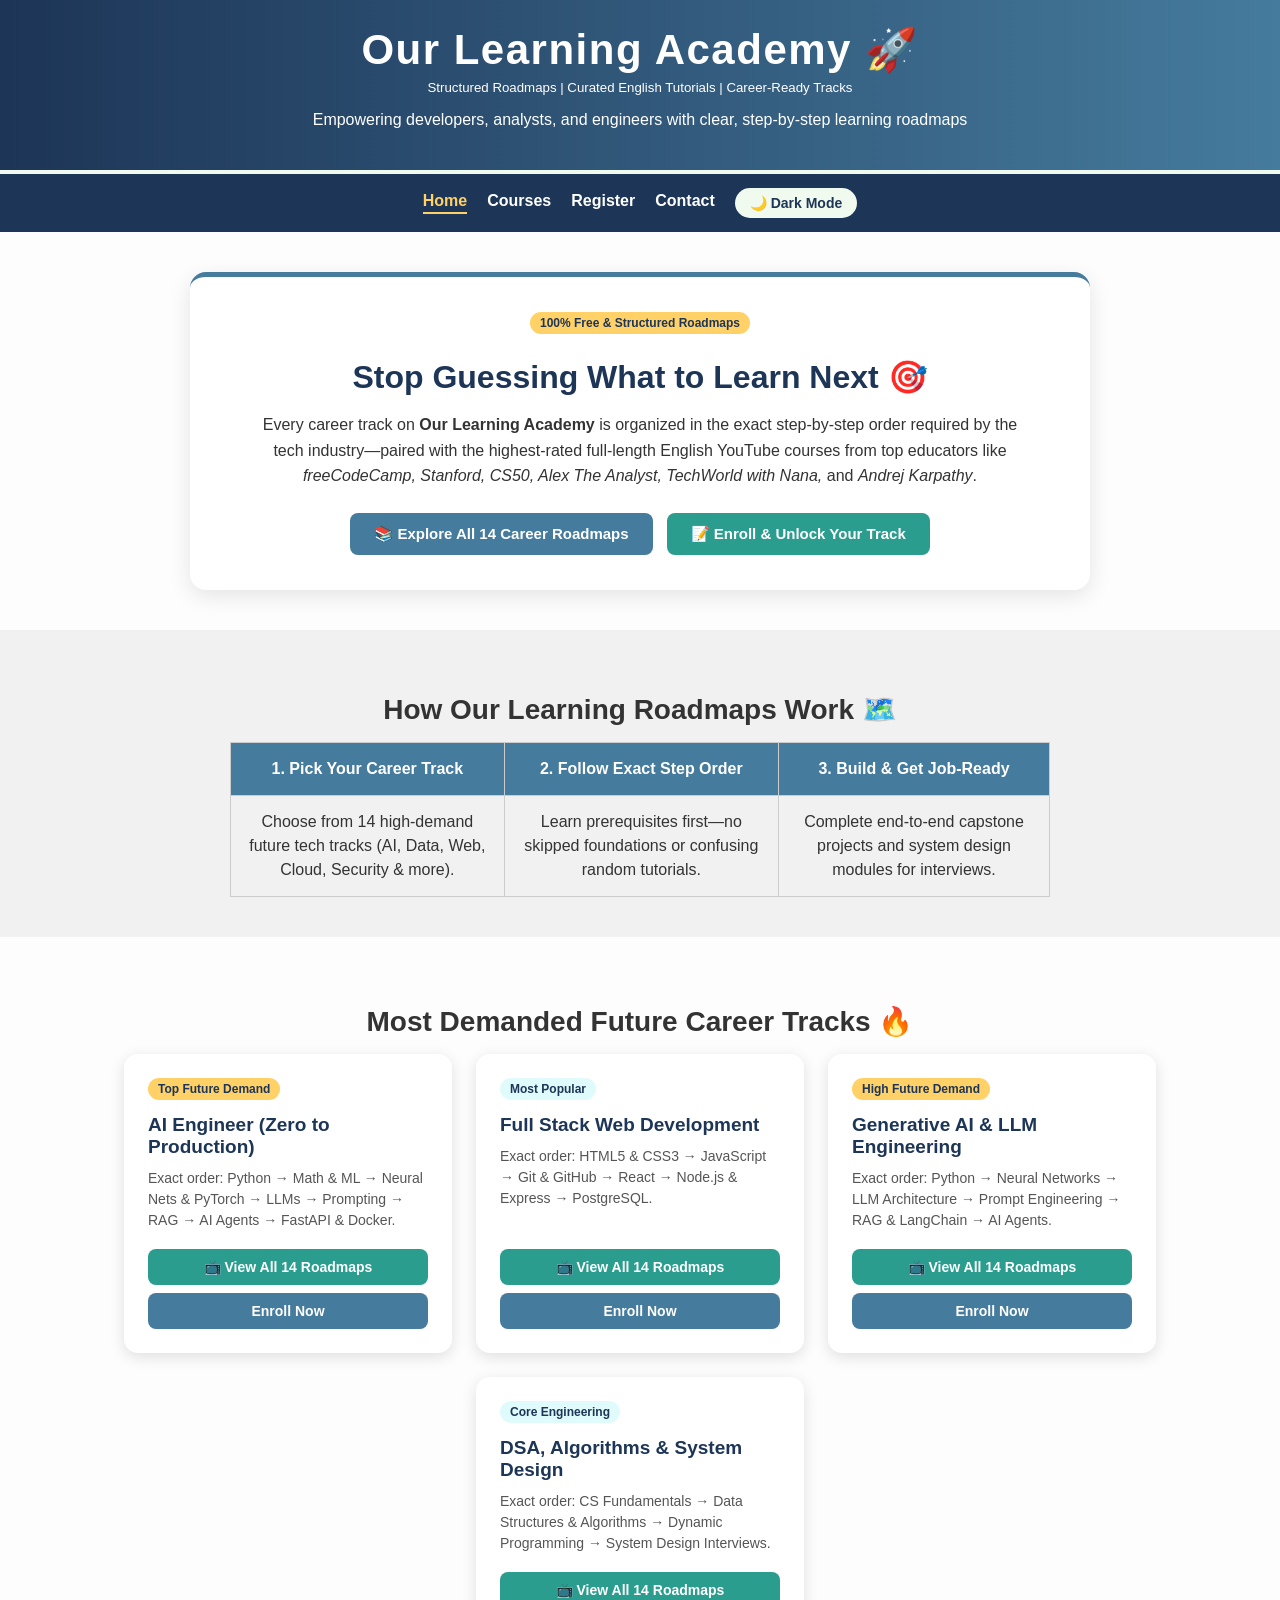
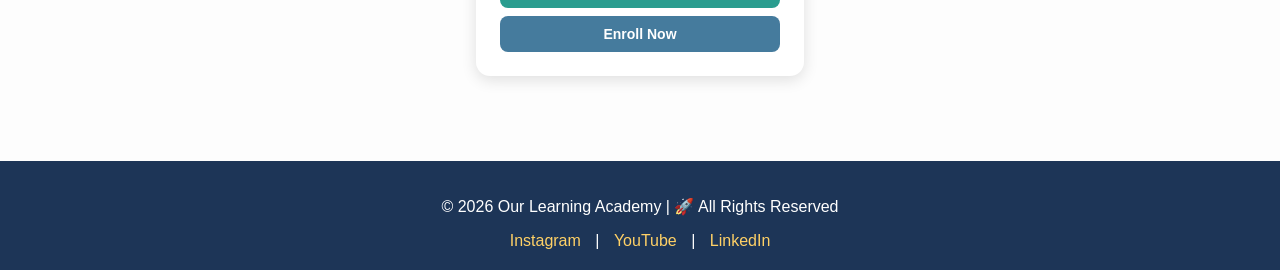
<file: index.html>
<!-- PASTE THIS CODE INTO: index.html -->
<!DOCTYPE html>
<html lang="en">
<head>
  <meta charset="UTF-8" />
  <meta name="viewport" content="width=device-width, initial-scale=1.0" />
  <title>Our Learning Academy by Paulson | Free 2026 Tech Career Roadmaps & Video Courses</title>
  <meta name="description" content="Our Learning Academy by Paulson offers 14 free, step-by-step tech career roadmaps with curated full-length English YouTube courses for AI Engineering, Data Analytics, Full Stack Web Dev, Cloud & DevOps." />
  <meta name="keywords" content="Our Learning Academy, Paulson Learning Academy, free tech roadmaps, AI Engineer roadmap, Data Analytics roadmap, Full Stack Web Development courses, curated YouTube tutorials" />
  <meta name="author" content="Paulson" />
  <meta name="robots" content="index, follow" />
  <link rel="canonical" href="https://paulsontn.github.io/our-learning-academy/" />

  <!-- Open Graph / Social Sharing Preview -->
  <meta property="og:title" content="Our Learning Academy | Free Step-by-Step Tech Career Roadmaps" />
  <meta property="og:description" content="Master AI Engineering, Data Analytics, Full Stack Web Dev, and Cloud with structured, zero-confusion English video roadmaps." />
  <meta property="og:type" content="website" />
  <meta property="og:url" content="https://paulsontn.github.io/our-learning-academy/" />

  <!-- Structured Data (JSON-LD) for Google Rich Results -->
  <script type="application/ld+json">
  {
    "@context": "https://schema.org",
    "@type": "EducationalOrganization",
    "name": "Our Learning Academy",
    "url": "https://paulsontn.github.io/our-learning-academy/",
    "description": "Structured step-by-step tech career roadmaps paired with curated full-length English video tutorials."
  }
  </script>

  <link rel="stylesheet" href="style.css" />
</head>
<body>
  <header>
    <h1>Our Learning Academy 🚀</h1>
    <h5>Structured Roadmaps | Curated English Tutorials | Career-Ready Tracks</h5>
    <p>Empowering developers, analysts, and engineers with clear, step-by-step learning roadmaps</p>
  </header>

  <nav>
    <a href="index.html" class="active">Home</a>
    <a href="courses.html">Courses</a>
    <a href="register.html">Register</a>
    <a href="contact.html">Contact</a>
    <button class="dark-toggle" id="darkToggle" onclick="toggleDarkMode()">🌙 Dark Mode</button>
  </nav>

  <section class="hero-section">
    <div class="hero-card">
      <span class="course-badge badge-hot">100% Free & Structured Roadmaps</span>
      <h2>Stop Guessing What to Learn Next 🎯</h2>
      <p class="section-intro">
        Every career track on <strong>Our Learning Academy</strong> is organized in the exact step-by-step order required by the tech industry—paired with the highest-rated full-length English YouTube courses from top educators like <em>freeCodeCamp, Stanford, CS50, Alex The Analyst, TechWorld with Nana,</em> and <em>Andrej Karpathy</em>.
      </p>
      <div class="hero-actions">
        <a href="courses.html" class="btn-enroll hero-btn">📚 Explore All 14 Career Roadmaps</a>
        <a href="register.html" class="btn-roadmap hero-btn">📝 Enroll & Unlock Your Track</a>
      </div>
    </div>
  </section>

  <section class="tech-section">
    <h2>How Our Learning Roadmaps Work 🗺️</h2>
    <div class="table-wrapper">
      <table>
        <thead>
          <tr>
            <th>1. Pick Your Career Track</th>
            <th>2. Follow Exact Step Order</th>
            <th>3. Build & Get Job-Ready</th>
          </tr>
        </thead>
        <tbody>
          <tr>
            <td>Choose from 14 high-demand future tech tracks (AI, Data, Web, Cloud, Security & more).</td>
            <td>Learn prerequisites first—no skipped foundations or confusing random tutorials.</td>
            <td>Complete end-to-end capstone projects and system design modules for interviews.</td>
          </tr>
        </tbody>
      </table>
    </div>
  </section>

  <section>
    <h2>Most Demanded Future Career Tracks 🔥</h2>
    <div class="courses">
      <div class="course-card">
        <div>
          <span class="course-badge badge-hot">Top Future Demand</span>
          <h3>AI Engineer (Zero to Production)</h3>
          <p>Exact order: Python → Math & ML → Neural Nets & PyTorch → LLMs → Prompting → RAG → AI Agents → FastAPI & Docker.</p>
        </div>
        <div class="card-actions">
          <a href="courses.html" class="btn-roadmap">📺 View All 14 Roadmaps</a>
          <a href="register.html?course=AI%20Engineer%20(Zero%20to%20Production)" class="btn-enroll">Enroll Now</a>
        </div>
      </div>

      <div class="course-card">
        <div>
          <span class="course-badge">Most Popular</span>
          <h3>Full Stack Web Development</h3>
          <p>Exact order: HTML5 & CSS3 → JavaScript → Git & GitHub → React → Node.js & Express → PostgreSQL.</p>
        </div>
        <div class="card-actions">
          <a href="courses.html" class="btn-roadmap">📺 View All 14 Roadmaps</a>
          <a href="register.html?course=Full%20Stack%20Web%20Development" class="btn-enroll">Enroll Now</a>
        </div>
      </div>

      <div class="course-card">
        <div>
          <span class="course-badge badge-hot">High Future Demand</span>
          <h3>Generative AI & LLM Engineering</h3>
          <p>Exact order: Python → Neural Networks → LLM Architecture → Prompt Engineering → RAG & LangChain → AI Agents.</p>
        </div>
        <div class="card-actions">
          <a href="courses.html" class="btn-roadmap">📺 View All 14 Roadmaps</a>
          <a href="register.html?course=Generative%20AI%20%26%20LLM%20Engineering" class="btn-enroll">Enroll Now</a>
        </div>
      </div>

      <div class="course-card">
        <div>
          <span class="course-badge">Core Engineering</span>
          <h3>DSA, Algorithms & System Design</h3>
          <p>Exact order: CS Fundamentals → Data Structures & Algorithms → Dynamic Programming → System Design Interviews.</p>
        </div>
        <div class="card-actions">
          <a href="courses.html" class="btn-roadmap">📺 View All 14 Roadmaps</a>
          <a href="register.html?course=DSA%2C%20Algorithms%20%26%20System%20Design" class="btn-enroll">Enroll Now</a>
        </div>
      </div>
    </div>
  </section>

  <footer>
    <p>© 2026 Our Learning Academy | 🚀 All Rights Reserved</p>
    <a href="#">Instagram</a> | <a href="#">YouTube</a> | <a href="#">LinkedIn</a>
  </footer>

  <script src="script.js"></script>
</body>
</html>
</file>
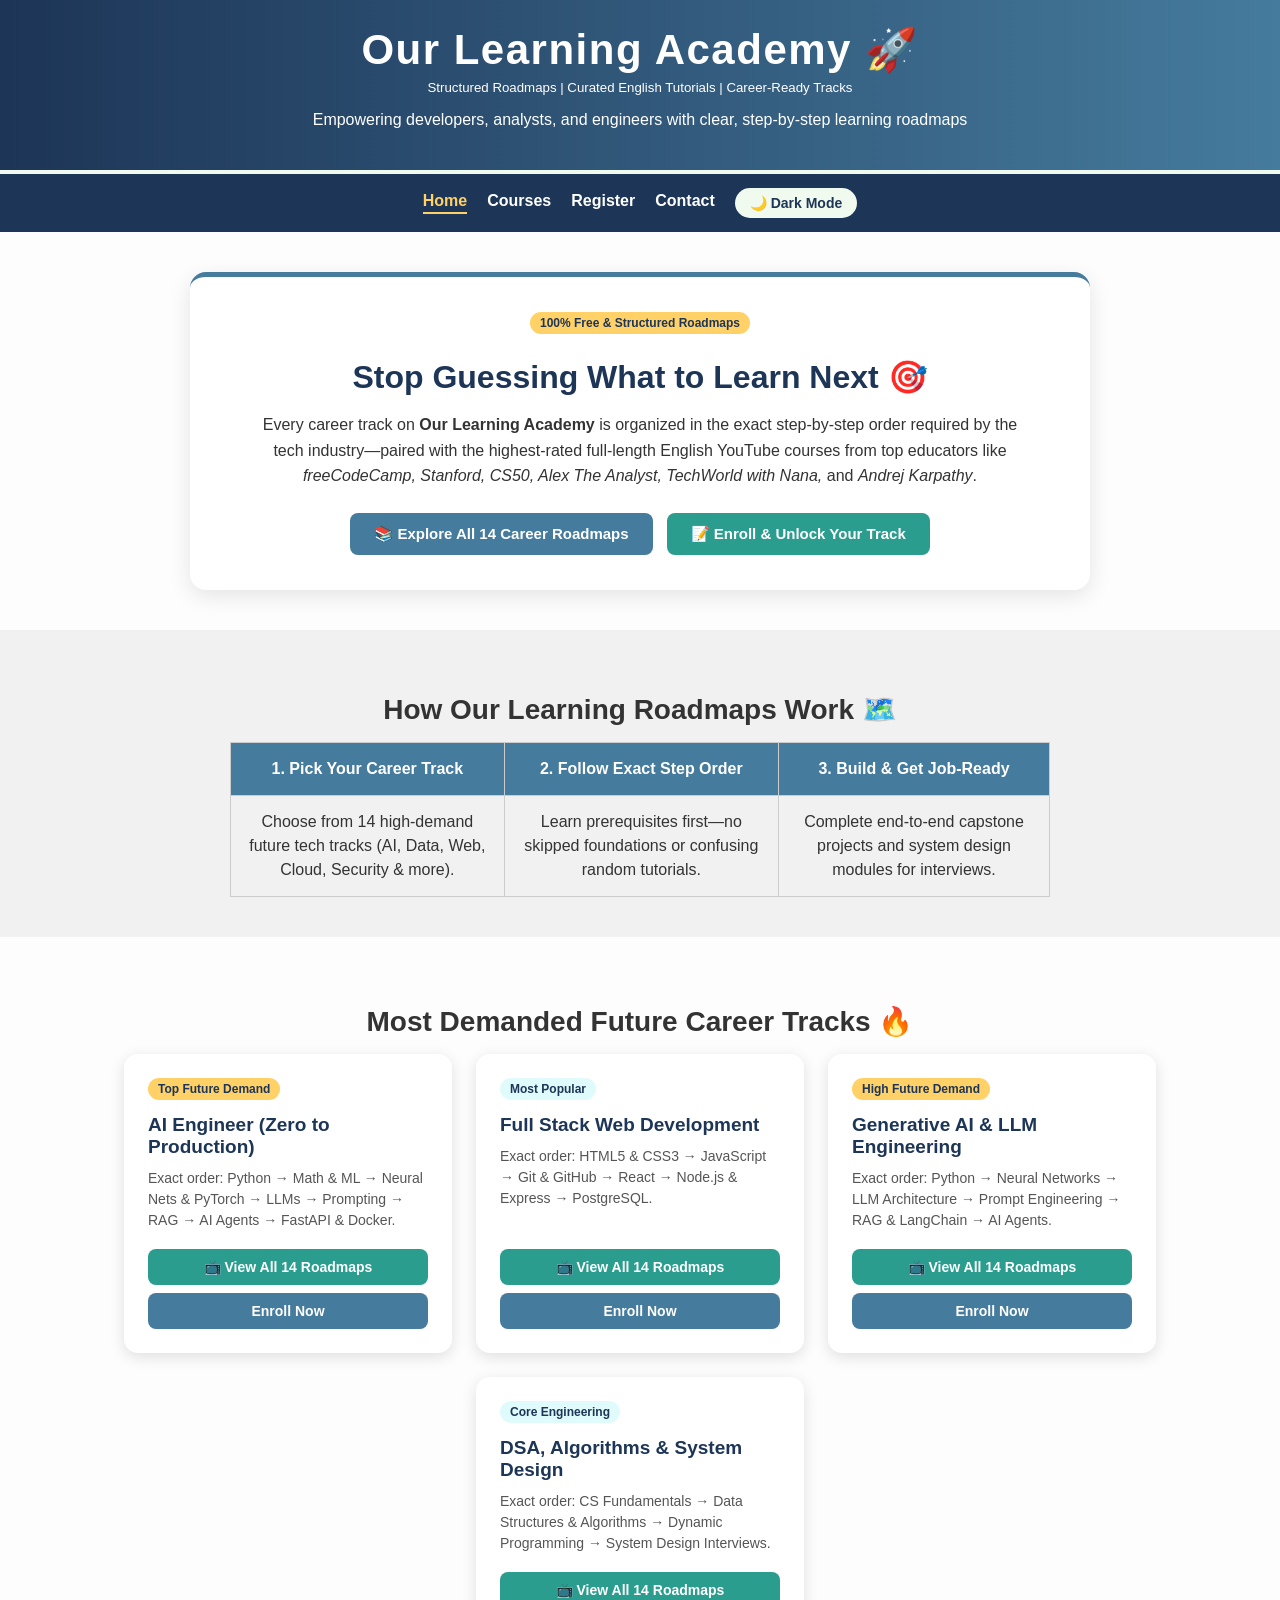
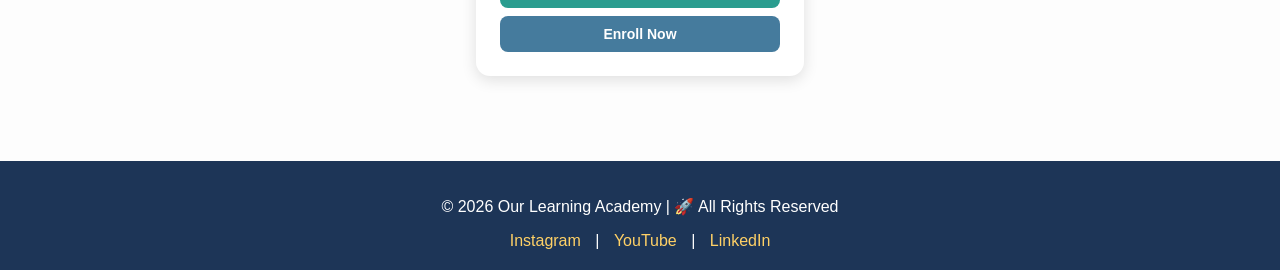
<file: my-simple-webpage-main/index.html>
<!-- PASTE THIS CODE INTO: index.html -->
<!DOCTYPE html>
<html lang="en">
<head>
  <meta charset="UTF-8" />
  <meta name="viewport" content="width=device-width, initial-scale=1.0" />
  <title>Home - Our Learning Academy</title>
  <link rel="stylesheet" href="style.css" />
</head>
<body>
  <header>
    <h1>Our Learning Academy 🚀</h1>
    <h5>Structured Roadmaps | Curated English Tutorials | Career-Ready Tracks</h5>
    <p>Empowering developers, analysts, and engineers with clear, step-by-step learning roadmaps</p>
  </header>

  <nav>
    <a href="index.html" class="active">Home</a>
    <a href="courses.html">Courses</a>
    <a href="register.html">Register</a>
    <a href="contact.html">Contact</a>
    <button class="dark-toggle" id="darkToggle" onclick="toggleDarkMode()">🌙 Dark Mode</button>
  </nav>

  <section class="hero-section">
    <div class="hero-card">
      <span class="course-badge badge-hot">100% Free & Structured Roadmaps</span>
      <h2>Stop Guessing What to Learn Next 🎯</h2>
      <p class="section-intro">
        Every career track on <strong>Our Learning Academy</strong> is organized in the exact step-by-step order required by the tech industry—paired with the highest-rated full-length English YouTube courses from top educators like <em>freeCodeCamp, Stanford, CS50, Alex The Analyst, TechWorld with Nana,</em> and <em>Andrej Karpathy</em>.
      </p>
      <div class="hero-actions">
        <a href="courses.html" class="btn-enroll hero-btn">📚 Explore All 14 Career Roadmaps</a>
        <a href="register.html" class="btn-roadmap hero-btn">📝 Enroll & Unlock Your Track</a>
      </div>
    </div>
  </section>

  <section class="tech-section">
    <h2>How Our Learning Roadmaps Work 🗺️</h2>
    <div class="table-wrapper">
      <table>
        <thead>
          <tr>
            <th>1. Pick Your Career Track</th>
            <th>2. Follow Exact Step Order</th>
            <th>3. Build & Get Job-Ready</th>
          </tr>
        </thead>
        <tbody>
          <tr>
            <td>Choose from 14 high-demand future tech tracks (AI, Data, Web, Cloud, Security & more).</td>
            <td>Learn prerequisites first—no skipped foundations or confusing random tutorials.</td>
            <td>Complete end-to-end capstone projects and system design modules for interviews.</td>
          </tr>
        </tbody>
      </table>
    </div>
  </section>

  <section>
    <h2>Most Demanded Future Career Tracks 🔥</h2>
    <div class="courses">
      <div class="course-card">
        <div>
          <span class="course-badge badge-hot">Top Future Demand</span>
          <h3>AI Engineer (Zero to Production)</h3>
          <p>Exact order: Python → Math & ML → Neural Nets & PyTorch → LLMs → Prompting → RAG → AI Agents → FastAPI & Docker.</p>
        </div>
        <div class="card-actions">
          <a href="courses.html" class="btn-roadmap">📺 View All 14 Roadmaps</a>
          <a href="register.html?course=AI%20Engineer%20(Zero%20to%20Production)" class="btn-enroll">Enroll Now</a>
        </div>
      </div>

      <div class="course-card">
        <div>
          <span class="course-badge">Most Popular</span>
          <h3>Full Stack Web Development</h3>
          <p>Exact order: HTML5 & CSS3 → JavaScript → Git & GitHub → React → Node.js & Express → PostgreSQL.</p>
        </div>
        <div class="card-actions">
          <a href="courses.html" class="btn-roadmap">📺 View All 14 Roadmaps</a>
          <a href="register.html?course=Full%20Stack%20Web%20Development" class="btn-enroll">Enroll Now</a>
        </div>
      </div>

      <div class="course-card">
        <div>
          <span class="course-badge badge-hot">High Future Demand</span>
          <h3>Generative AI & LLM Engineering</h3>
          <p>Exact order: Python → Neural Networks → LLM Architecture → Prompt Engineering → RAG & LangChain → AI Agents.</p>
        </div>
        <div class="card-actions">
          <a href="courses.html" class="btn-roadmap">📺 View All 14 Roadmaps</a>
          <a href="register.html?course=Generative%20AI%20%26%20LLM%20Engineering" class="btn-enroll">Enroll Now</a>
        </div>
      </div>

      <div class="course-card">
        <div>
          <span class="course-badge">Core Engineering</span>
          <h3>DSA, Algorithms & System Design</h3>
          <p>Exact order: CS Fundamentals → Data Structures & Algorithms → Dynamic Programming → System Design Interviews.</p>
        </div>
        <div class="card-actions">
          <a href="courses.html" class="btn-roadmap">📺 View All 14 Roadmaps</a>
          <a href="register.html?course=DSA%2C%20Algorithms%20%26%20System%20Design" class="btn-enroll">Enroll Now</a>
        </div>
      </div>
    </div>
  </section>

  <footer>
    <p>© 2026 Our Learning Academy | 🚀 All Rights Reserved</p>
    <a href="#">Instagram</a> | <a href="#">YouTube</a> | <a href="#">LinkedIn</a>
  </footer>

  <script src="script.js"></script>
</body>
</html>
</file>
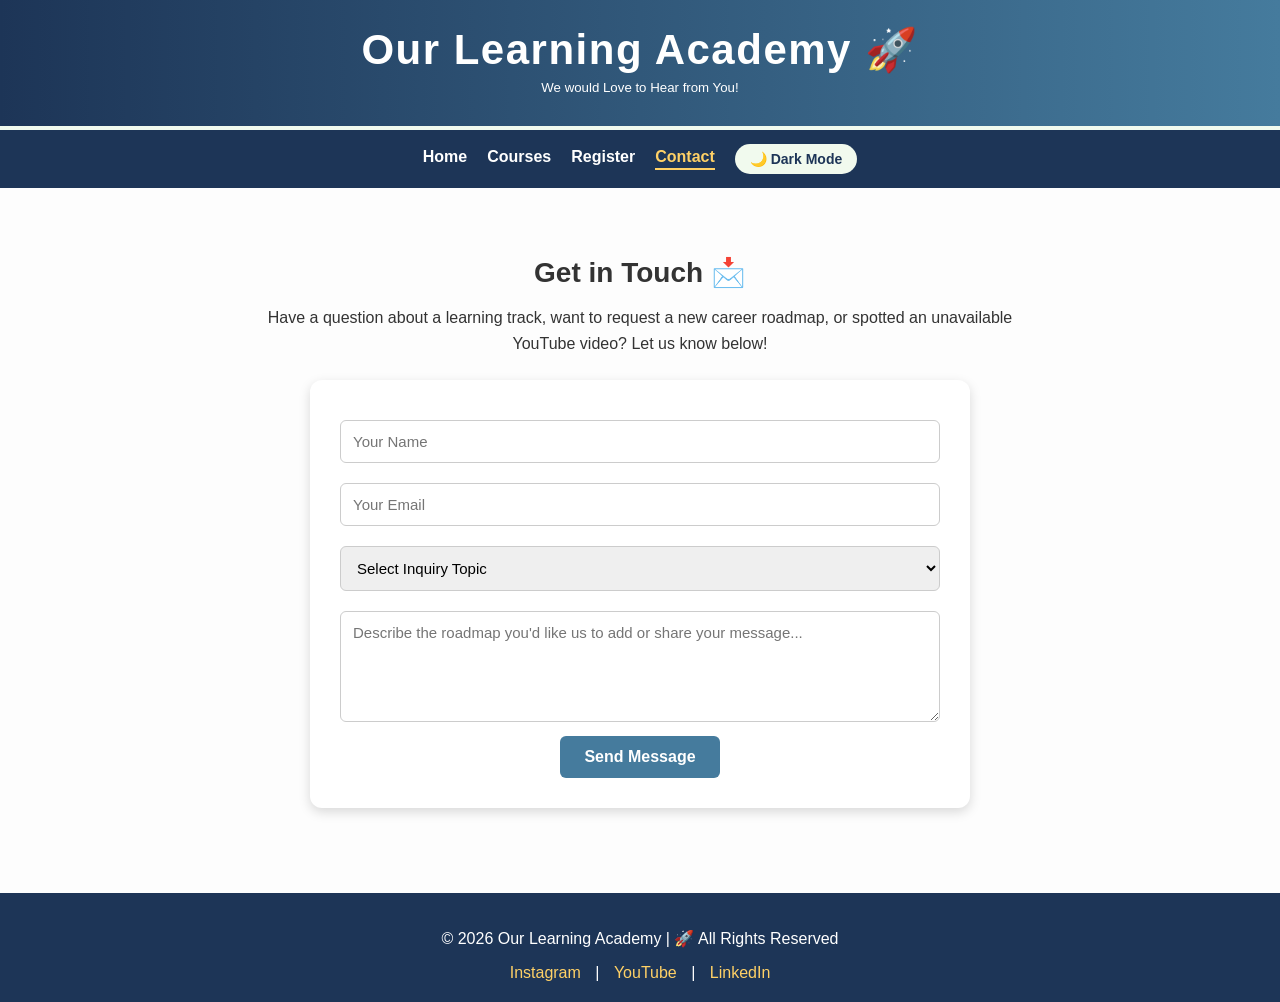
<file: contact.html>
<!-- PASTE THIS CODE INTO: contact.html -->
<!DOCTYPE html>
<html lang="en">
<head>
  <meta charset="UTF-8" />
  <meta name="viewport" content="width=device-width, initial-scale=1.0" />
  <title>Contact & Roadmap Requests - Our Learning Academy</title>
  <meta name="description" content="Request a new career roadmap, report an unavailable video, or get career guidance from Our Learning Academy." />
  <meta name="robots" content="index, follow" />
  <link rel="canonical" href="https://paulsontn.github.io/our-learning-academy/contact.html" />
  <link rel="stylesheet" href="style.css" />
</head>
<body>
  <header>
    <h1>Our Learning Academy 🚀</h1>
    <h5>We would Love to Hear from You!</h5>
  </header>

  <nav>
    <a href="index.html">Home</a>
    <a href="courses.html">Courses</a>
    <a href="register.html">Register</a>
    <a href="contact.html" class="active">Contact</a>
    <button class="dark-toggle" id="darkToggle" onclick="toggleDarkMode()">🌙 Dark Mode</button>
  </nav>

  <section>
    <h2>Get in Touch 📩</h2>
    <p class="section-intro">
      Have a question about a learning track, want to request a new career roadmap, or spotted an unavailable YouTube video? Let us know below!
    </p>
    <div class="contact-form">
      <form id="contactForm">
        <input type="text" id="contactName" placeholder="Your Name" required />
        <input type="email" id="contactEmail" placeholder="Your Email" required />
        <select id="contactTopic" required>
          <option value="" disabled selected>Select Inquiry Topic</option>
          <option value="Request a New Career Roadmap">🗺️ Request a New Career Roadmap</option>
          <option value="Report Unavailable Video">📺 Report an Unavailable YouTube Video</option>
          <option value="Course & Career Guidance">🎓 Course & Career Guidance</option>
          <option value="General Feedback">💬 General Feedback</option>
        </select>
        <textarea id="contactMessage" rows="5" placeholder="Describe the roadmap you'd like us to add or share your message..." required></textarea>
        <button type="submit">Send Message</button>
      </form>
      <div class="success-banner" id="contactSuccessMsg">
        ✅ Message Successfully Sent! Thank you for helping improve Our Learning Academy.
      </div>
      <div id="savedContactInquiry" class="saved-card" style="display: none;"></div>
    </div>
  </section>

  <footer>
    <p>© 2026 Our Learning Academy | 🚀 All Rights Reserved</p>
    <a href="#">Instagram</a> | <a href="#">YouTube</a> | <a href="#">LinkedIn</a>
  </footer>

  <script src="script.js"></script>
</body>
</html>
</file>
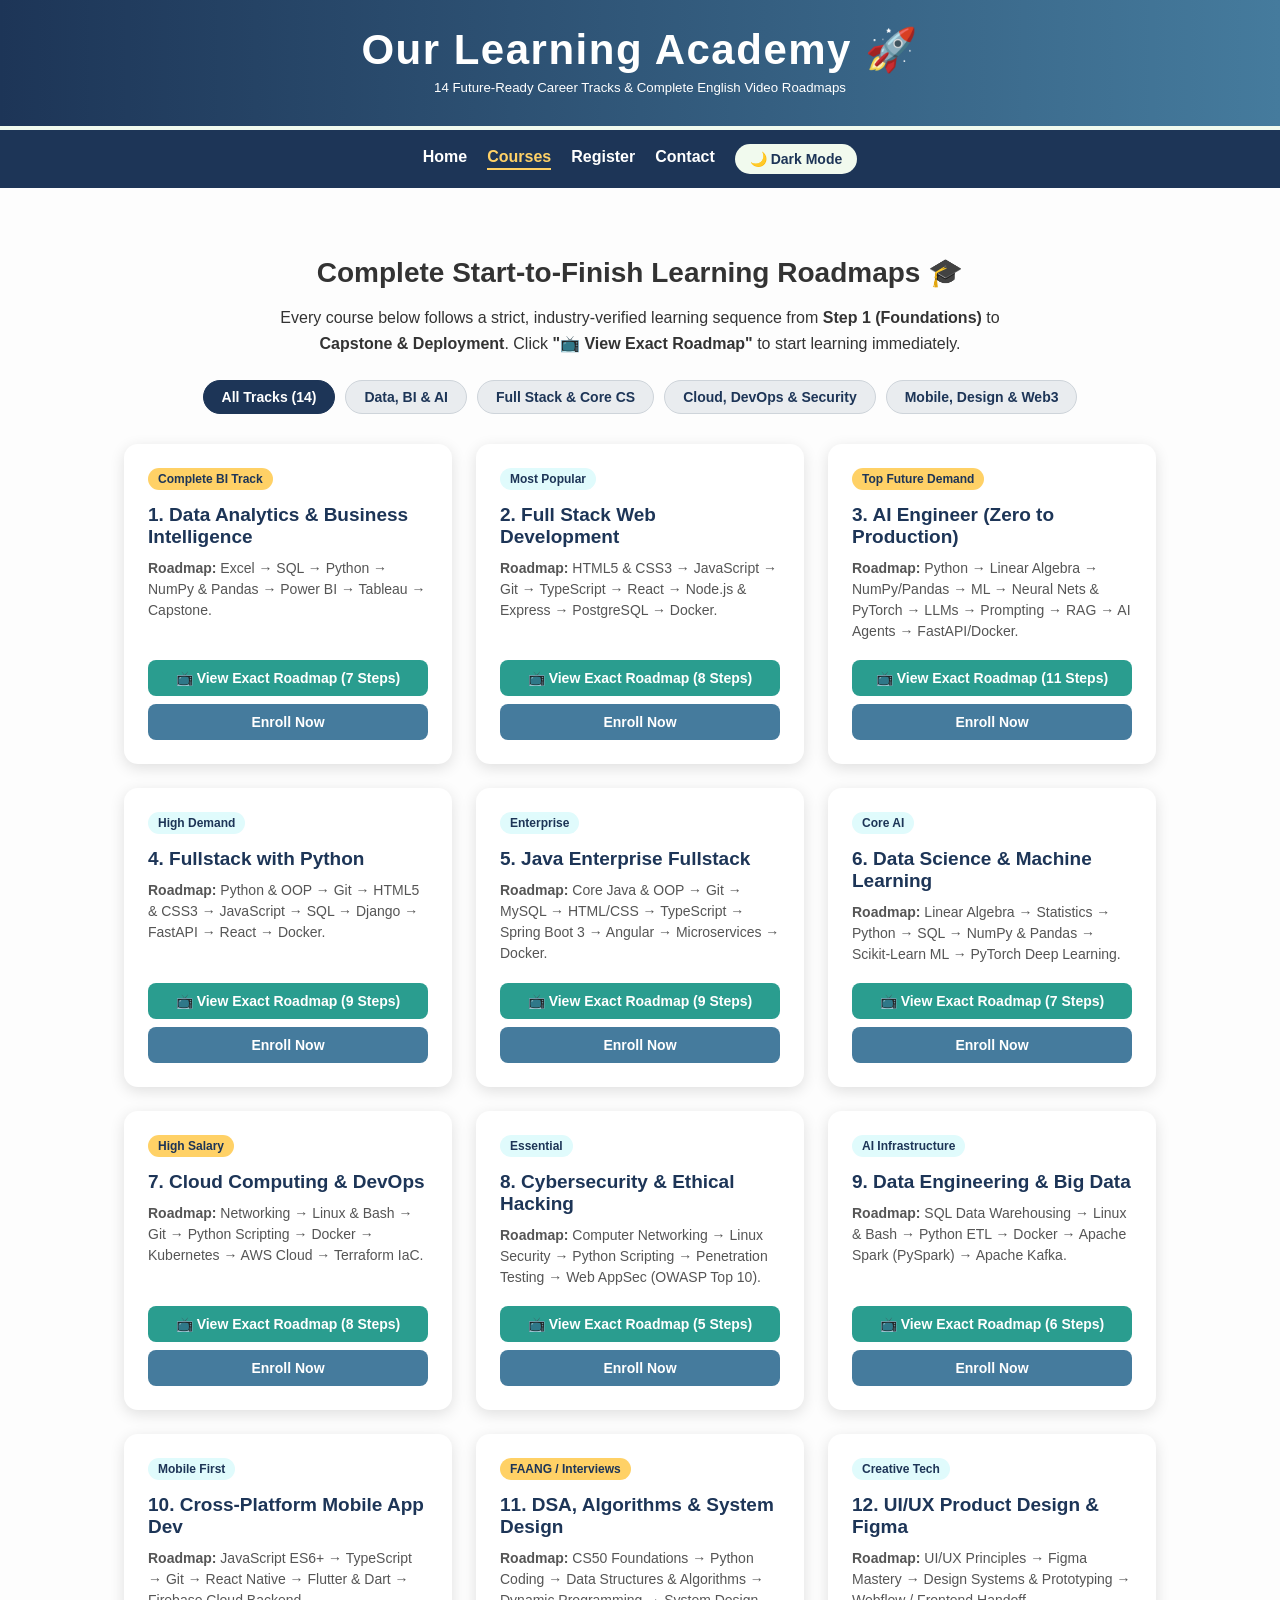
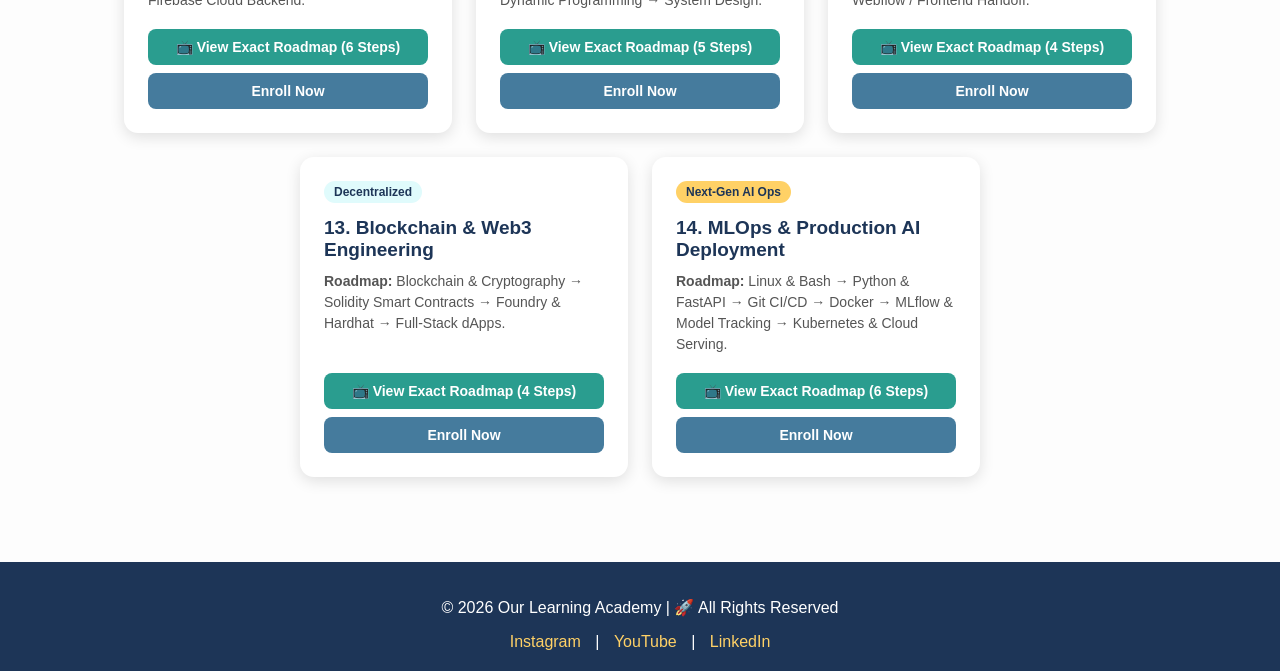
<file: courses.html>
<!-- PASTE THIS CODE INTO: courses.html -->
<!DOCTYPE html>
<html lang="en">
<head>
  <meta charset="UTF-8" />
  <meta name="viewport" content="width=device-width, initial-scale=1.0" />
  <title>14 Career Roadmaps & Video Courses - Our Learning Academy</title>
  <meta name="description" content="Explore 14 complete tech learning roadmaps with verified English YouTube video playlists: AI Engineer, Data Analytics, Full Stack Web Dev, Python, Java, Cloud, DevOps & Cybersecurity." />
  <meta name="robots" content="index, follow" />
  <link rel="canonical" href="https://paulsontn.github.io/our-learning-academy/courses.html" />
  <link rel="stylesheet" href="style.css" />
</head>
<body>
  <header>
    <h1>Our Learning Academy 🚀</h1>
    <h5>14 Future-Ready Career Tracks & Complete English Video Roadmaps</h5>
  </header>

  <nav>
    <a href="index.html">Home</a>
    <a href="courses.html" class="active">Courses</a>
    <a href="register.html">Register</a>
    <a href="contact.html">Contact</a>
    <button class="dark-toggle" id="darkToggle" onclick="toggleDarkMode()">🌙 Dark Mode</button>
  </nav>

  <section>
    <h2>Complete Start-to-Finish Learning Roadmaps 🎓</h2>
    <p class="section-intro">
      Every course below follows a strict, industry-verified learning sequence from <strong>Step 1 (Foundations)</strong> to <strong>Capstone & Deployment</strong>. Click <strong>"📺 View Exact Roadmap"</strong> to start learning immediately.
    </p>

    <!-- Category Filter Buttons -->
    <div class="filter-bar" id="courseFilters">
      <button class="filter-btn active" data-filter="all">All Tracks (14)</button>
      <button class="filter-btn" data-filter="ai">Data, BI & AI</button>
      <button class="filter-btn" data-filter="fullstack">Full Stack & Core CS</button>
      <button class="filter-btn" data-filter="cloud">Cloud, DevOps & Security</button>
      <button class="filter-btn" data-filter="mobile">Mobile, Design & Web3</button>
    </div>

    <div class="courses" id="coursesGrid">
      <!-- 1. Data Analytics & Business Intelligence -->
      <div class="course-card" data-category="ai">
        <div>
          <span class="course-badge badge-hot">Complete BI Track</span>
          <h3>1. Data Analytics & Business Intelligence</h3>
          <p><strong>Roadmap:</strong> Excel → SQL → Python → NumPy & Pandas → Power BI → Tableau → Capstone.</p>
        </div>
        <div class="card-actions">
          <button class="btn-roadmap" onclick="openCourseModal('data-analytics')">📺 View Exact Roadmap (7 Steps)</button>
          <a href="register.html?course=Data%20Analytics%20%26%20Business%20Intelligence" class="btn-enroll">Enroll Now</a>
        </div>
      </div>

      <!-- 2. Full Stack Web Development -->
      <div class="course-card" data-category="fullstack">
        <div>
          <span class="course-badge">Most Popular</span>
          <h3>2. Full Stack Web Development</h3>
          <p><strong>Roadmap:</strong> HTML5 & CSS3 → JavaScript → Git → TypeScript → React → Node.js & Express → PostgreSQL → Docker.</p>
        </div>
        <div class="card-actions">
          <button class="btn-roadmap" onclick="openCourseModal('fullstack-web')">📺 View Exact Roadmap (8 Steps)</button>
          <a href="register.html?course=Full%20Stack%20Web%20Development" class="btn-enroll">Enroll Now</a>
        </div>
      </div>

      <!-- 3. AI Engineer (Zero to Production) -->
      <div class="course-card" data-category="ai">
        <div>
          <span class="course-badge badge-hot">Top Future Demand</span>
          <h3>3. AI Engineer (Zero to Production)</h3>
          <p><strong>Roadmap:</strong> Python → Linear Algebra → NumPy/Pandas → ML → Neural Nets & PyTorch → LLMs → Prompting → RAG → AI Agents → FastAPI/Docker.</p>
        </div>
        <div class="card-actions">
          <button class="btn-roadmap" onclick="openCourseModal('genai-llm')">📺 View Exact Roadmap (11 Steps)</button>
          <a href="register.html?course=AI%20Engineer%20(Zero%20to%20Production)" class="btn-enroll">Enroll Now</a>
        </div>
      </div>

      <!-- 4. Fullstack with Python -->
      <div class="course-card" data-category="fullstack">
        <div>
          <span class="course-badge">High Demand</span>
          <h3>4. Fullstack with Python</h3>
          <p><strong>Roadmap:</strong> Python & OOP → Git → HTML5 & CSS3 → JavaScript → SQL → Django → FastAPI → React → Docker.</p>
        </div>
        <div class="card-actions">
          <button class="btn-roadmap" onclick="openCourseModal('python-fullstack')">📺 View Exact Roadmap (9 Steps)</button>
          <a href="register.html?course=Fullstack%20with%20Python" class="btn-enroll">Enroll Now</a>
        </div>
      </div>

      <!-- 5. Java Enterprise Fullstack -->
      <div class="course-card" data-category="fullstack">
        <div>
          <span class="course-badge">Enterprise</span>
          <h3>5. Java Enterprise Fullstack</h3>
          <p><strong>Roadmap:</strong> Core Java & OOP → Git → MySQL → HTML/CSS → TypeScript → Spring Boot 3 → Angular → Microservices → Docker.</p>
        </div>
        <div class="card-actions">
          <button class="btn-roadmap" onclick="openCourseModal('java-fullstack')">📺 View Exact Roadmap (9 Steps)</button>
          <a href="register.html?course=Java%20Enterprise%20Fullstack" class="btn-enroll">Enroll Now</a>
        </div>
      </div>

      <!-- 6. Data Science & Machine Learning -->
      <div class="course-card" data-category="ai">
        <div>
          <span class="course-badge">Core AI</span>
          <h3>6. Data Science & Machine Learning</h3>
          <p><strong>Roadmap:</strong> Linear Algebra → Statistics → Python → SQL → NumPy & Pandas → Scikit-Learn ML → PyTorch Deep Learning.</p>
        </div>
        <div class="card-actions">
          <button class="btn-roadmap" onclick="openCourseModal('data-science')">📺 View Exact Roadmap (7 Steps)</button>
          <a href="register.html?course=Data%20Science%20%26%20Machine%20Learning" class="btn-enroll">Enroll Now</a>
        </div>
      </div>

      <!-- 7. Cloud Computing & DevOps -->
      <div class="course-card" data-category="cloud">
        <div>
          <span class="course-badge badge-hot">High Salary</span>
          <h3>7. Cloud Computing & DevOps</h3>
          <p><strong>Roadmap:</strong> Networking → Linux & Bash → Git → Python Scripting → Docker → Kubernetes → AWS Cloud → Terraform IaC.</p>
        </div>
        <div class="card-actions">
          <button class="btn-roadmap" onclick="openCourseModal('cloud-devops')">📺 View Exact Roadmap (8 Steps)</button>
          <a href="register.html?course=Cloud%20Computing%20%26%20DevOps" class="btn-enroll">Enroll Now</a>
        </div>
      </div>

      <!-- 8. Cybersecurity & Ethical Hacking -->
      <div class="course-card" data-category="cloud">
        <div>
          <span class="course-badge">Essential</span>
          <h3>8. Cybersecurity & Ethical Hacking</h3>
          <p><strong>Roadmap:</strong> Computer Networking → Linux Security → Python Scripting → Penetration Testing → Web AppSec (OWASP Top 10).</p>
        </div>
        <div class="card-actions">
          <button class="btn-roadmap" onclick="openCourseModal('cybersecurity')">📺 View Exact Roadmap (5 Steps)</button>
          <a href="register.html?course=Cybersecurity%20%26%20Ethical%20Hacking" class="btn-enroll">Enroll Now</a>
        </div>
      </div>

      <!-- 9. Data Engineering & Big Data -->
      <div class="course-card" data-category="ai">
        <div>
          <span class="course-badge">AI Infrastructure</span>
          <h3>9. Data Engineering & Big Data</h3>
          <p><strong>Roadmap:</strong> SQL Data Warehousing → Linux & Bash → Python ETL → Docker → Apache Spark (PySpark) → Apache Kafka.</p>
        </div>
        <div class="card-actions">
          <button class="btn-roadmap" onclick="openCourseModal('data-engineering')">📺 View Exact Roadmap (6 Steps)</button>
          <a href="register.html?course=Data%20Engineering%20%26%20Big%20Data" class="btn-enroll">Enroll Now</a>
        </div>
      </div>

      <!-- 10. Cross-Platform Mobile App Dev -->
      <div class="course-card" data-category="mobile">
        <div>
          <span class="course-badge">Mobile First</span>
          <h3>10. Cross-Platform Mobile App Dev</h3>
          <p><strong>Roadmap:</strong> JavaScript ES6+ → TypeScript → Git → React Native → Flutter & Dart → Firebase Cloud Backend.</p>
        </div>
        <div class="card-actions">
          <button class="btn-roadmap" onclick="openCourseModal('mobile-dev')">📺 View Exact Roadmap (6 Steps)</button>
          <a href="register.html?course=Cross-Platform%20Mobile%20App%20Dev" class="btn-enroll">Enroll Now</a>
        </div>
      </div>

      <!-- 11. DSA, Algorithms & System Design -->
      <div class="course-card" data-category="fullstack">
        <div>
          <span class="course-badge badge-hot">FAANG / Interviews</span>
          <h3>11. DSA, Algorithms & System Design</h3>
          <p><strong>Roadmap:</strong> CS50 Foundations → Python Coding → Data Structures & Algorithms → Dynamic Programming → System Design.</p>
        </div>
        <div class="card-actions">
          <button class="btn-roadmap" onclick="openCourseModal('dsa-system-design')">📺 View Exact Roadmap (5 Steps)</button>
          <a href="register.html?course=DSA%2C%20Algorithms%20%26%20System%20Design" class="btn-enroll">Enroll Now</a>
        </div>
      </div>

      <!-- 12. UI/UX Product Design & Figma -->
      <div class="course-card" data-category="mobile">
        <div>
          <span class="course-badge">Creative Tech</span>
          <h3>12. UI/UX Product Design & Figma</h3>
          <p><strong>Roadmap:</strong> UI/UX Principles → Figma Mastery → Design Systems & Prototyping → Webflow / Frontend Handoff.</p>
        </div>
        <div class="card-actions">
          <button class="btn-roadmap" onclick="openCourseModal('ui-ux-design')">📺 View Exact Roadmap (4 Steps)</button>
          <a href="register.html?course=UI%2FUX%20Product%20Design%20%26%20Figma" class="btn-enroll">Enroll Now</a>
        </div>
      </div>

      <!-- 13. Blockchain & Web3 Engineering -->
      <div class="course-card" data-category="mobile">
        <div>
          <span class="course-badge">Decentralized</span>
          <h3>13. Blockchain & Web3 Engineering</h3>
          <p><strong>Roadmap:</strong> Blockchain & Cryptography → Solidity Smart Contracts → Foundry & Hardhat → Full-Stack dApps.</p>
        </div>
        <div class="card-actions">
          <button class="btn-roadmap" onclick="openCourseModal('blockchain-web3')">📺 View Exact Roadmap (4 Steps)</button>
          <a href="register.html?course=Blockchain%20%26%20Web3%20Engineering" class="btn-enroll">Enroll Now</a>
        </div>
      </div>

      <!-- 14. MLOps & Production AI Deployment -->
      <div class="course-card" data-category="cloud">
        <div>
          <span class="course-badge badge-hot">Next-Gen AI Ops</span>
          <h3>14. MLOps & Production AI Deployment</h3>
          <p><strong>Roadmap:</strong> Linux & Bash → Python & FastAPI → Git CI/CD → Docker → MLflow & Model Tracking → Kubernetes & Cloud Serving.</p>
        </div>
        <div class="card-actions">
          <button class="btn-roadmap" onclick="openCourseModal('mlops-ai')">📺 View Exact Roadmap (6 Steps)</button>
          <a href="register.html?course=MLOps%20%26%20Production%20AI%20Deployment" class="btn-enroll">Enroll Now</a>
        </div>
      </div>
    </div>
  </section>

  <!-- Interactive Video Roadmap Modal -->
  <div id="roadmapModal" class="modal-overlay" onclick="closeModalOnOutsideClick(event)">
    <div class="modal-content">
      <div class="modal-header">
        <div>
          <h2 id="modalCourseTitle">Course Roadmap</h2>
          <p id="modalCourseSubtitle">Step-by-step curated YouTube learning resources</p>
        </div>
        <button class="modal-close" onclick="closeCourseModal()" aria-label="Close modal">&times;</button>
      </div>

      <div class="modal-body">
        <!-- Embedded Video Player -->
        <div class="modal-player-section">
          <div class="video-wrapper modal-video">
            <iframe
              id="roadmapVideoFrame"
              src=""
              title="Course Roadmap Video"
              allow="accelerometer; autoplay; clipboard-write; encrypted-media; gyroscope; picture-in-picture"
              allowfullscreen>
            </iframe>
          </div>
          <div class="now-playing-bar">
            <span id="nowPlayingTitle">Select a module to start watching</span>
            <a id="youtubeExternalLink" href="#" target="_blank" rel="noopener noreferrer" class="yt-external-btn">
              Open in YouTube ↗
            </a>
          </div>
        </div>

        <!-- Step-by-step Roadmap Playlist -->
        <div class="modal-playlist-section">
          <h3>🗺️ Verified Learning Sequence</h3>
          <div id="roadmapStepsList" class="roadmap-steps"></div>
        </div>
      </div>

      <div class="modal-footer">
        <span class="modal-tip">💡 Follow Step 1 → Final Step in exact order for complete mastery.</span>
        <a id="modalEnrollBtn" href="register.html" class="btn-enroll">Enroll in This Course →</a>
      </div>
    </div>
  </div>

  <footer>
    <p>© 2026 Our Learning Academy | 🚀 All Rights Reserved</p>
    <a href="#">Instagram</a> | <a href="#">YouTube</a> | <a href="#">LinkedIn</a>
  </footer>

  <script src="script.js"></script>
</body>
</html>
</file>
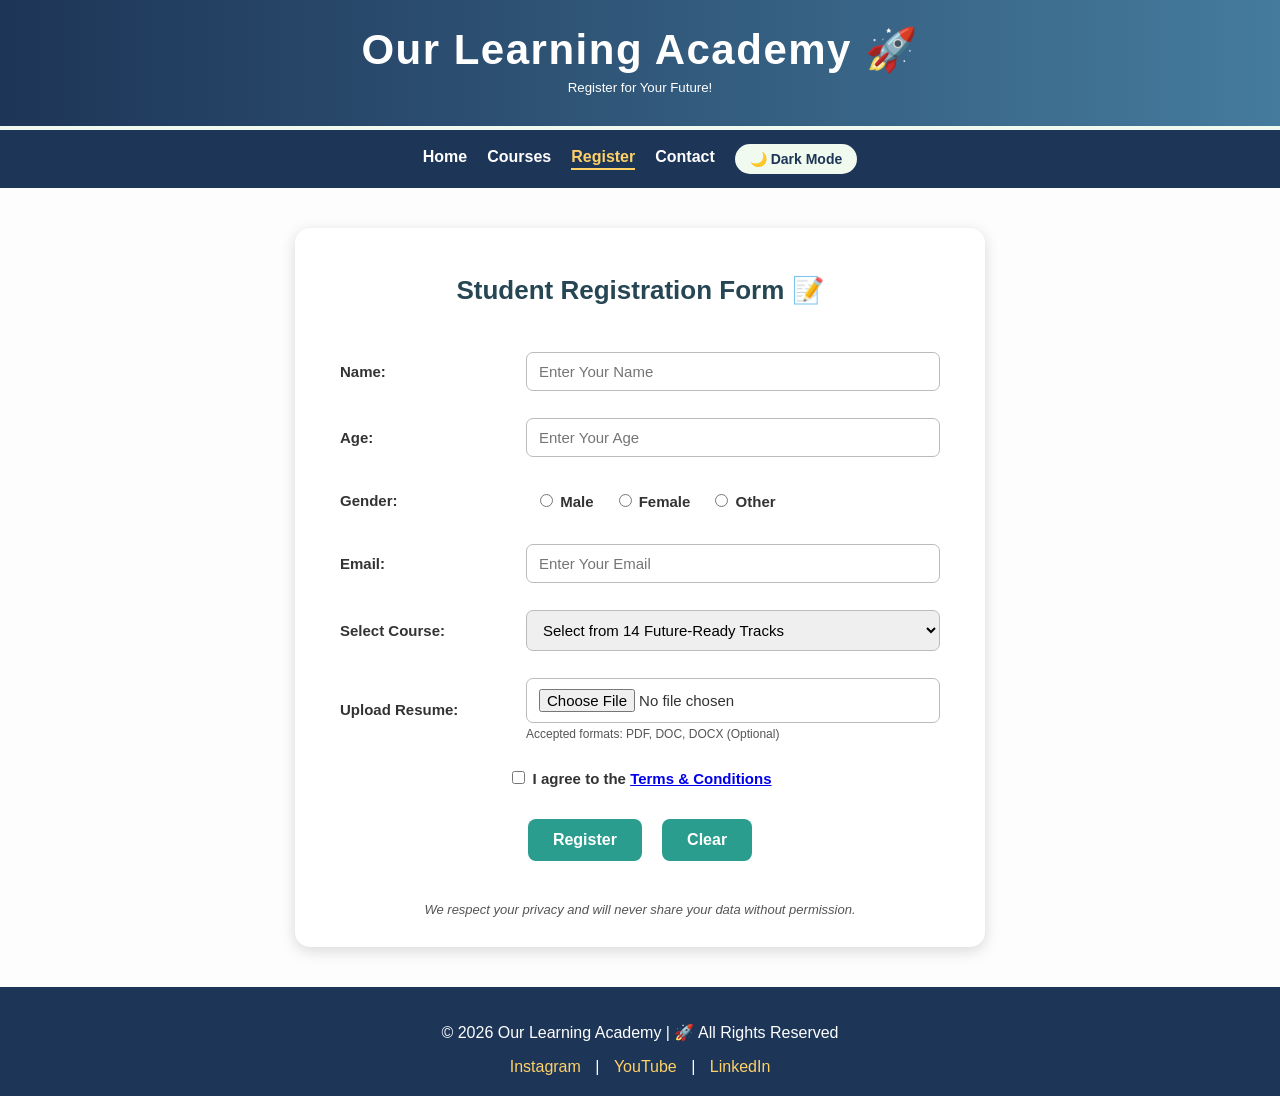
<file: register.html>
<!-- PASTE THIS CODE INTO: register.html -->
<!DOCTYPE html>
<html lang="en">
<head>
  <meta charset="UTF-8" />
  <meta name="viewport" content="width=device-width, initial-scale=1.0" />
  <title>Student Registration - Our Learning Academy</title>
  <meta name="description" content="Enroll for free in any of our 14 structured tech career roadmaps and unlock full-length YouTube learning playlists." />
  <meta name="robots" content="index, follow" />
  <link rel="canonical" href="https://paulsontn.github.io/our-learning-academy/register.html" />
  <link rel="stylesheet" href="style.css" />
</head>
<body>
  <header>
    <h1>Our Learning Academy 🚀</h1>
    <h5>Register for Your Future!</h5>
  </header>

  <nav>
    <a href="index.html">Home</a>
    <a href="courses.html">Courses</a>
    <a href="register.html" class="active">Register</a>
    <a href="contact.html">Contact</a>
    <button class="dark-toggle" id="darkToggle" onclick="toggleDarkMode()">🌙 Dark Mode</button>
  </nav>

  <div class="form-container">
    <h1>Student Registration Form 📝</h1>
    <form id="registrationForm" novalidate>
      <table>
        <tr>
          <td><label for="name">Name:</label></td>
          <td>
            <input type="text" id="name" name="name" placeholder="Enter Your Name" required />
            <div class="error-message" id="error-name">Please enter your name.</div>
          </td>
        </tr>
        <tr>
          <td><label for="age">Age:</label></td>
          <td>
            <input type="number" id="age" name="age" placeholder="Enter Your Age" min="1" max="120" required />
            <div class="error-message" id="error-age">Please enter a valid age (1-120).</div>
          </td>
        </tr>
        <tr>
          <td>Gender:</td>
          <td>
            <div class="radio-group" id="gender-group">
              <label><input type="radio" name="gender" value="Male" required /> Male</label>
              <label><input type="radio" name="gender" value="Female" required /> Female</label>
              <label><input type="radio" name="gender" value="Other" required /> Other</label>
            </div>
            <div class="error-message" id="error-gender">Please select your gender.</div>
          </td>
        </tr>
        <tr>
          <td><label for="email">Email:</label></td>
          <td>
            <input type="email" id="email" name="email" placeholder="Enter Your Email" required />
            <div class="error-message" id="error-email">Please enter a valid email.</div>
          </td>
        </tr>
        <tr>
          <td><label for="course">Select Course:</label></td>
          <td>
            <select id="course" name="course" required>
              <option value="" disabled selected>Select from 14 Future-Ready Tracks</option>
              <option value="Data Analytics & Business Intelligence">1. Data Analytics & Business Intelligence</option>
              <option value="Full Stack Web Development">2. Full Stack Web Development</option>
              <option value="AI Engineer (Zero to Production)">3. AI Engineer (Zero to Production)</option>
              <option value="Fullstack with Python">4. Fullstack with Python</option>
              <option value="Java Enterprise Fullstack">5. Java Enterprise Fullstack</option>
              <option value="Data Science & Machine Learning">6. Data Science & Machine Learning</option>
              <option value="Cloud Computing & DevOps">7. Cloud Computing & DevOps</option>
              <option value="Cybersecurity & Ethical Hacking">8. Cybersecurity & Ethical Hacking</option>
              <option value="Data Engineering & Big Data">9. Data Engineering & Big Data</option>
              <option value="Cross-Platform Mobile App Dev">10. Cross-Platform Mobile App Dev</option>
              <option value="DSA, Algorithms & System Design">11. DSA, Algorithms & System Design</option>
              <option value="UI/UX Product Design & Figma">12. UI/UX Product Design & Figma</option>
              <option value="Blockchain & Web3 Engineering">13. Blockchain & Web3 Engineering</option>
              <option value="MLOps & Production AI Deployment">14. MLOps & Production AI Deployment</option>
            </select>
            <div class="error-message" id="error-course">Please select a course.</div>
          </td>
        </tr>
        <tr>
          <td><label for="resume">Upload Resume:</label></td>
          <td>
            <input type="file" id="resume" name="resume" accept=".pdf,.doc,.docx" />
            <small class="file-hint">Accepted formats: PDF, DOC, DOCX (Optional)</small>
          </td>
        </tr>
        <tr>
          <td colspan="2" class="center-cell">
            <label>
              <input type="checkbox" id="terms" name="terms" required /> I agree to the <a href="#">Terms & Conditions</a>
            </label>
            <div class="error-message" id="error-terms">You must agree to the terms to register.</div>
          </td>
        </tr>
        <tr>
          <td colspan="2" class="center-cell">
            <input type="submit" id="submitBtn" value="Register" />
            <input type="reset" value="Clear" />
          </td>
        </tr>
      </table>
    </form>

    <div class="privacy-note">
      We respect your privacy and will never share your data without permission.
    </div>

    <div id="successMsg" class="success-banner">✅ Registration Successful! Your course video roadmap is unlocked below.</div>

    <!-- Saved Registration Summary & Direct Roadmap Launcher -->
    <div id="savedRegistration" class="saved-card" style="display: none;"></div>
  </div>

  <!-- Interactive Video Roadmap Modal -->
  <div id="roadmapModal" class="modal-overlay" onclick="closeModalOnOutsideClick(event)">
    <div class="modal-content">
      <div class="modal-header">
        <div>
          <h2 id="modalCourseTitle">Course Roadmap</h2>
          <p id="modalCourseSubtitle">Step-by-step curated YouTube learning resources</p>
        </div>
        <button class="modal-close" onclick="closeCourseModal()" aria-label="Close modal">&times;</button>
      </div>

      <div class="modal-body">
        <div class="modal-player-section">
          <div class="video-wrapper modal-video">
            <iframe
              id="roadmapVideoFrame"
              src=""
              title="Course Roadmap Video"
              allow="accelerometer; autoplay; clipboard-write; encrypted-media; gyroscope; picture-in-picture"
              allowfullscreen>
            </iframe>
          </div>
          <div class="now-playing-bar">
            <span id="nowPlayingTitle">Select a module to start watching</span>
            <a id="youtubeExternalLink" href="#" target="_blank" rel="noopener noreferrer" class="yt-external-btn">
              Open in YouTube ↗
            </a>
          </div>
        </div>

        <div class="modal-playlist-section">
          <h3>🗺️ Verified Learning Sequence</h3>
          <div id="roadmapStepsList" class="roadmap-steps"></div>
        </div>
      </div>

      <div class="modal-footer">
        <span class="modal-tip">🎉 Enrolled Student Access: Follow Step 1 → Final Step in order.</span>
        <button class="btn-enroll" onclick="closeCourseModal()">Done Watching</button>
      </div>
    </div>
  </div>

  <footer>
    <p>© 2026 Our Learning Academy | 🚀 All Rights Reserved</p>
    <a href="#">Instagram</a> | <a href="#">YouTube</a> | <a href="#">LinkedIn</a>
  </footer>

  <script src="script.js"></script>
</body>
</html>
</file>
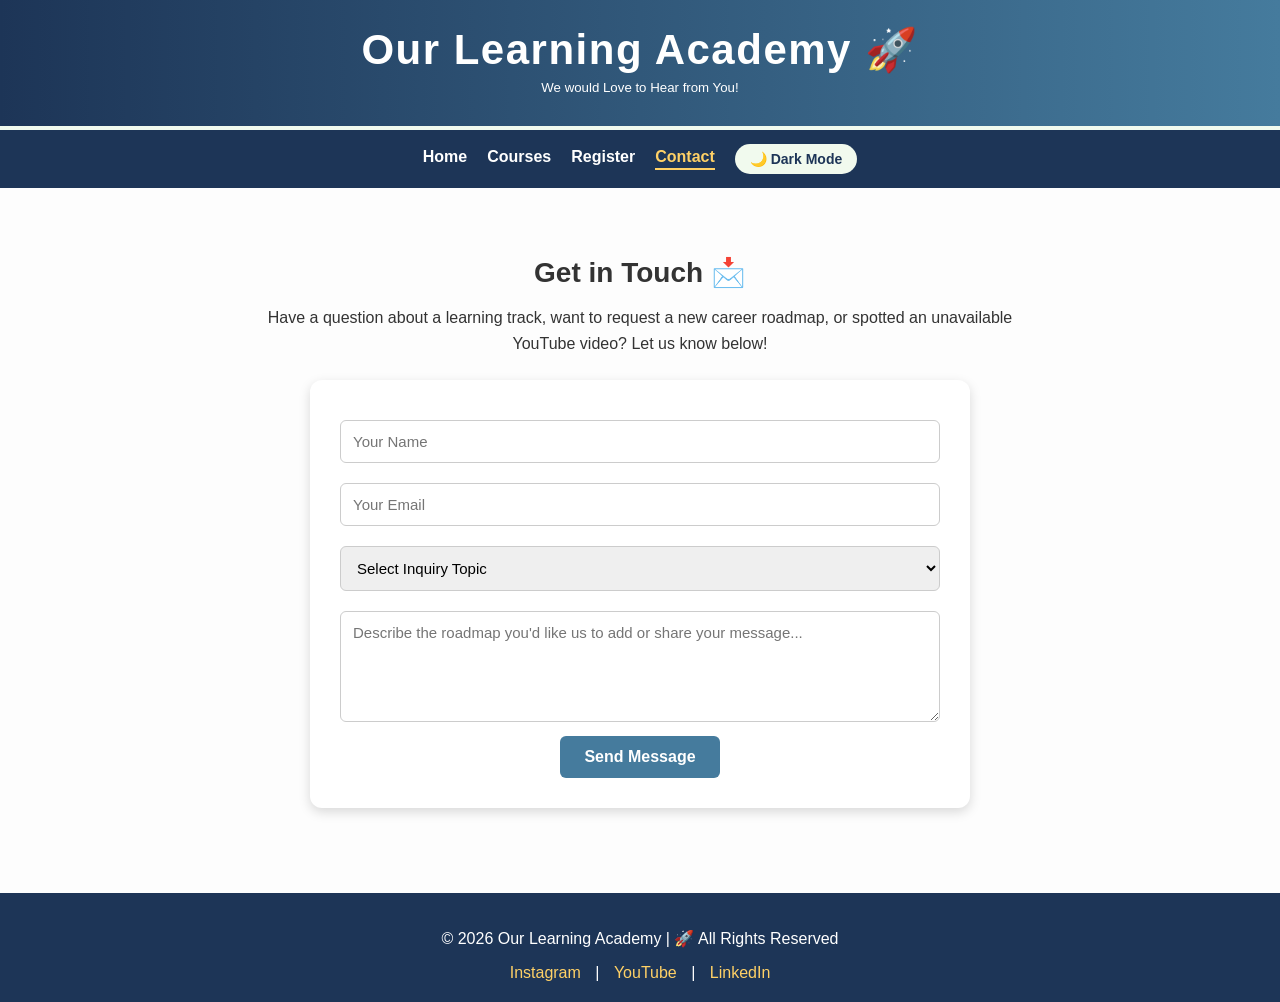
<file: my-simple-webpage-main/contact.html>
<!-- PASTE THIS CODE INTO: contact.html -->
<!DOCTYPE html>
<html lang="en">
<head>
  <meta charset="UTF-8" />
  <meta name="viewport" content="width=device-width, initial-scale=1.0" />
  <title>Contact - Our Learning Academy</title>
  <link rel="stylesheet" href="style.css" />
</head>
<body>
  <header>
    <h1>Our Learning Academy 🚀</h1>
    <h5>We would Love to Hear from You!</h5>
  </header>

  <nav>
    <a href="index.html">Home</a>
    <a href="courses.html">Courses</a>
    <a href="register.html">Register</a>
    <a href="contact.html" class="active">Contact</a>
    <button class="dark-toggle" id="darkToggle" onclick="toggleDarkMode()">🌙 Dark Mode</button>
  </nav>

  <section>
    <h2>Get in Touch 📩</h2>
    <p class="section-intro">
      Have a question about a learning track, want to request a new career roadmap, or spotted an unavailable YouTube video? Let us know below!
    </p>
    <div class="contact-form">
      <form id="contactForm">
        <input type="text" id="contactName" placeholder="Your Name" required />
        <input type="email" id="contactEmail" placeholder="Your Email" required />
        <select id="contactTopic" required>
          <option value="" disabled selected>Select Inquiry Topic</option>
          <option value="Request a New Career Roadmap">🗺️ Request a New Career Roadmap</option>
          <option value="Report Unavailable Video">📺 Report an Unavailable YouTube Video</option>
          <option value="Course & Career Guidance">🎓 Course & Career Guidance</option>
          <option value="General Feedback">💬 General Feedback</option>
        </select>
        <textarea id="contactMessage" rows="5" placeholder="Describe the roadmap you'd like us to add or share your message..." required></textarea>
        <button type="submit">Send Message</button>
      </form>
      <div class="success-banner" id="contactSuccessMsg">
        ✅ Message Successfully Sent! Thank you for helping improve Our Learning Academy.
      </div>
      <div id="savedContactInquiry" class="saved-card" style="display: none;"></div>
    </div>
  </section>

  <footer>
    <p>© 2026 Our Learning Academy | 🚀 All Rights Reserved</p>
    <a href="#">Instagram</a> | <a href="#">YouTube</a> | <a href="#">LinkedIn</a>
  </footer>

  <script src="script.js"></script>
</body>
</html>
</file>
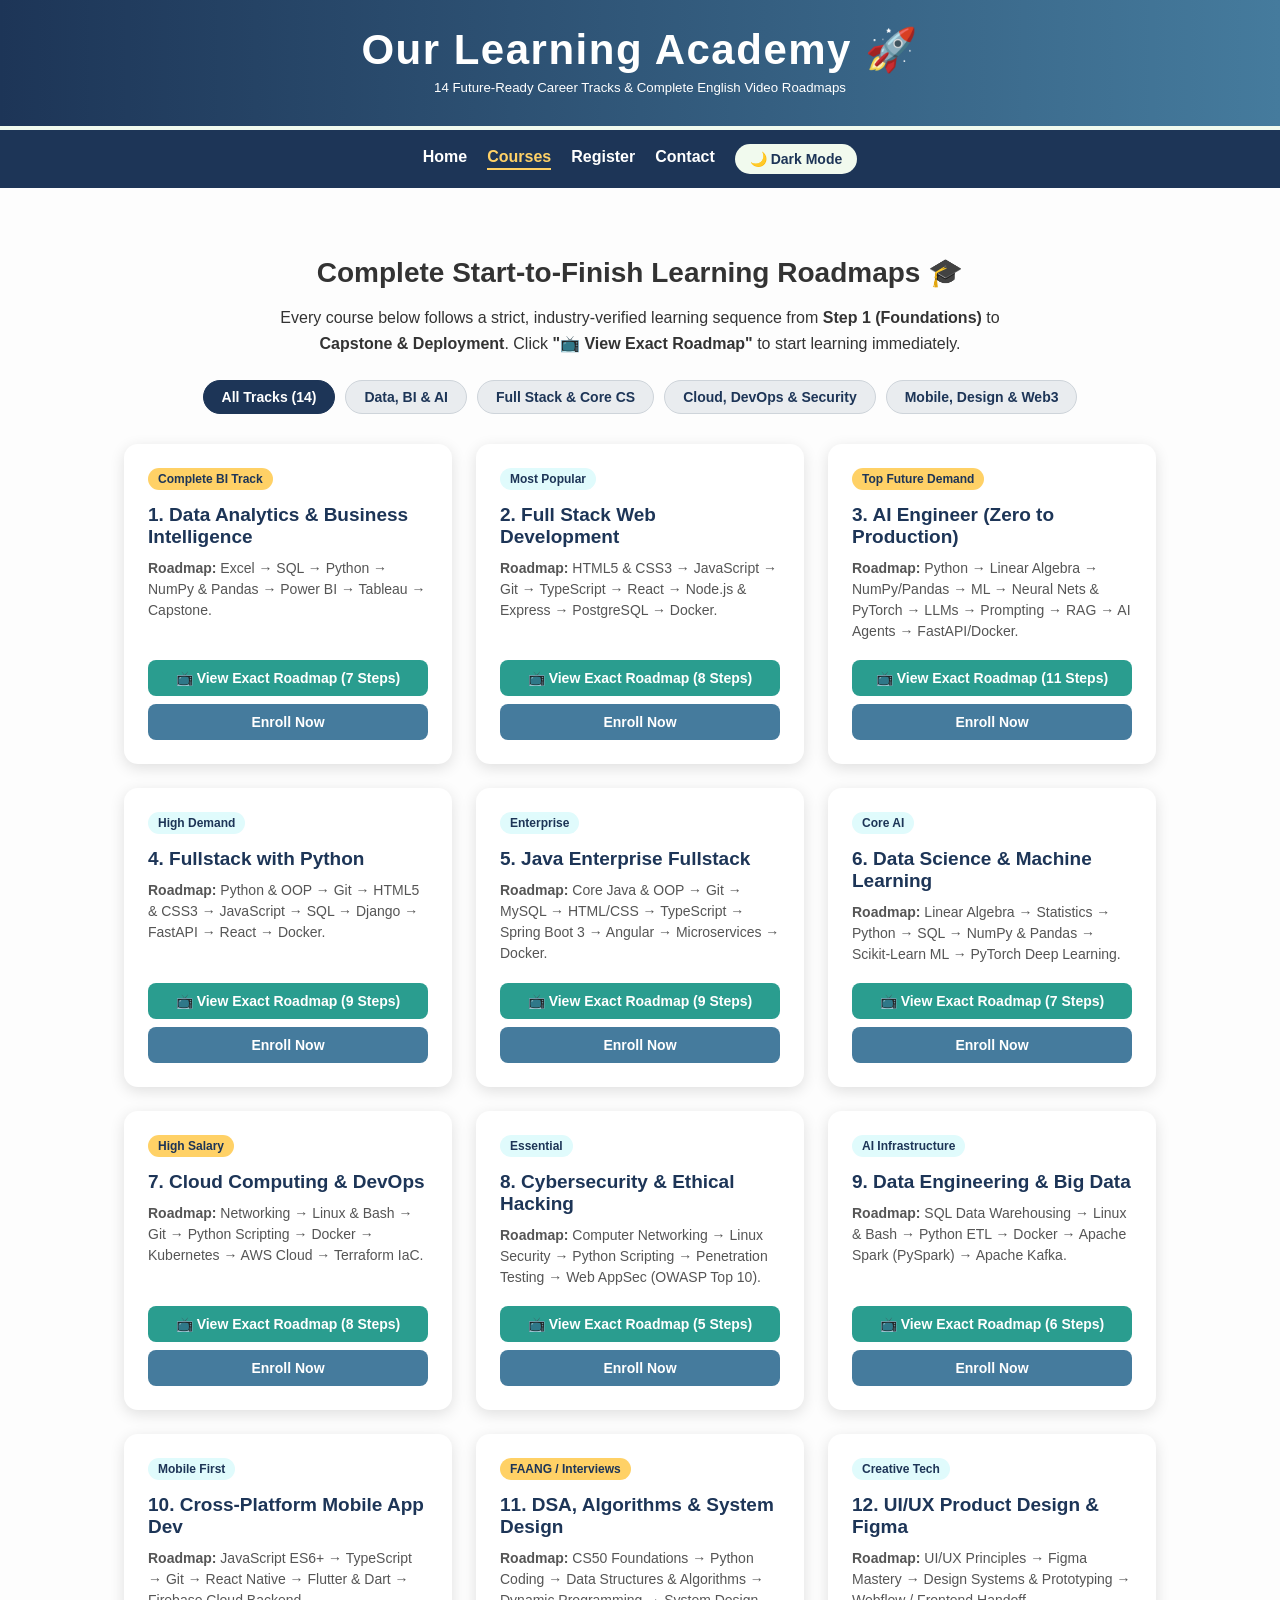
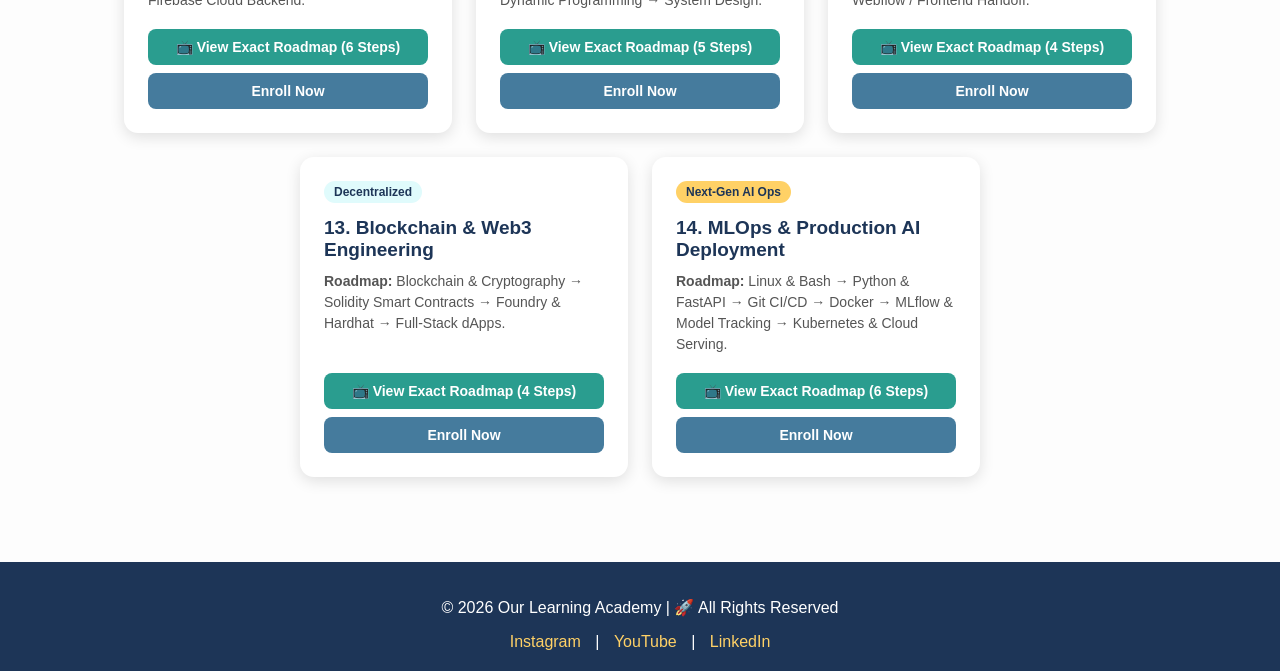
<file: my-simple-webpage-main/courses.html>
<!-- PASTE THIS CODE INTO: courses.html -->
<!DOCTYPE html>
<html lang="en">
<head>
  <meta charset="UTF-8" />
  <meta name="viewport" content="width=device-width, initial-scale=1.0" />
  <title>14 Career Roadmaps & Video Courses - Our Learning Academy</title>
  <link rel="stylesheet" href="style.css" />
</head>
<body>
  <header>
    <h1>Our Learning Academy 🚀</h1>
    <h5>14 Future-Ready Career Tracks & Complete English Video Roadmaps</h5>
  </header>

  <nav>
    <a href="index.html">Home</a>
    <a href="courses.html" class="active">Courses</a>
    <a href="register.html">Register</a>
    <a href="contact.html">Contact</a>
    <button class="dark-toggle" id="darkToggle" onclick="toggleDarkMode()">🌙 Dark Mode</button>
  </nav>

  <section>
    <h2>Complete Start-to-Finish Learning Roadmaps 🎓</h2>
    <p class="section-intro">
      Every course below follows a strict, industry-verified learning sequence from <strong>Step 1 (Foundations)</strong> to <strong>Capstone & Deployment</strong>. Click <strong>"📺 View Exact Roadmap"</strong> to start learning immediately.
    </p>

    <!-- Category Filter Buttons -->
    <div class="filter-bar" id="courseFilters">
      <button class="filter-btn active" data-filter="all">All Tracks (14)</button>
      <button class="filter-btn" data-filter="ai">Data, BI & AI</button>
      <button class="filter-btn" data-filter="fullstack">Full Stack & Core CS</button>
      <button class="filter-btn" data-filter="cloud">Cloud, DevOps & Security</button>
      <button class="filter-btn" data-filter="mobile">Mobile, Design & Web3</button>
    </div>

    <div class="courses" id="coursesGrid">
      <!-- 1. Data Analytics & Business Intelligence -->
      <div class="course-card" data-category="ai">
        <div>
          <span class="course-badge badge-hot">Complete BI Track</span>
          <h3>1. Data Analytics & Business Intelligence</h3>
          <p><strong>Roadmap:</strong> Excel → SQL → Python → NumPy & Pandas → Power BI → Tableau → Capstone.</p>
        </div>
        <div class="card-actions">
          <button class="btn-roadmap" onclick="openCourseModal('data-analytics')">📺 View Exact Roadmap (7 Steps)</button>
          <a href="register.html?course=Data%20Analytics%20%26%20Business%20Intelligence" class="btn-enroll">Enroll Now</a>
        </div>
      </div>

      <!-- 2. Full Stack Web Development -->
      <div class="course-card" data-category="fullstack">
        <div>
          <span class="course-badge">Most Popular</span>
          <h3>2. Full Stack Web Development</h3>
          <p><strong>Roadmap:</strong> HTML5 & CSS3 → JavaScript → Git → TypeScript → React → Node.js & Express → PostgreSQL → Docker.</p>
        </div>
        <div class="card-actions">
          <button class="btn-roadmap" onclick="openCourseModal('fullstack-web')">📺 View Exact Roadmap (8 Steps)</button>
          <a href="register.html?course=Full%20Stack%20Web%20Development" class="btn-enroll">Enroll Now</a>
        </div>
      </div>

      <!-- 3. AI Engineer (Zero to Production) -->
      <div class="course-card" data-category="ai">
        <div>
          <span class="course-badge badge-hot">Top Future Demand</span>
          <h3>3. AI Engineer (Zero to Production)</h3>
          <p><strong>Roadmap:</strong> Python → Linear Algebra → NumPy/Pandas → ML → Neural Nets & PyTorch → LLMs → Prompting → RAG → AI Agents → FastAPI/Docker.</p>
        </div>
        <div class="card-actions">
          <button class="btn-roadmap" onclick="openCourseModal('genai-llm')">📺 View Exact Roadmap (11 Steps)</button>
          <a href="register.html?course=AI%20Engineer%20(Zero%20to%20Production)" class="btn-enroll">Enroll Now</a>
        </div>
      </div>

      <!-- 4. Fullstack with Python -->
      <div class="course-card" data-category="fullstack">
        <div>
          <span class="course-badge">High Demand</span>
          <h3>4. Fullstack with Python</h3>
          <p><strong>Roadmap:</strong> Python & OOP → Git → HTML5 & CSS3 → JavaScript → SQL → Django → FastAPI → React → Docker.</p>
        </div>
        <div class="card-actions">
          <button class="btn-roadmap" onclick="openCourseModal('python-fullstack')">📺 View Exact Roadmap (9 Steps)</button>
          <a href="register.html?course=Fullstack%20with%20Python" class="btn-enroll">Enroll Now</a>
        </div>
      </div>

      <!-- 5. Java Enterprise Fullstack -->
      <div class="course-card" data-category="fullstack">
        <div>
          <span class="course-badge">Enterprise</span>
          <h3>5. Java Enterprise Fullstack</h3>
          <p><strong>Roadmap:</strong> Core Java & OOP → Git → MySQL → HTML/CSS → TypeScript → Spring Boot 3 → Angular → Microservices → Docker.</p>
        </div>
        <div class="card-actions">
          <button class="btn-roadmap" onclick="openCourseModal('java-fullstack')">📺 View Exact Roadmap (9 Steps)</button>
          <a href="register.html?course=Java%20Enterprise%20Fullstack" class="btn-enroll">Enroll Now</a>
        </div>
      </div>

      <!-- 6. Data Science & Machine Learning -->
      <div class="course-card" data-category="ai">
        <div>
          <span class="course-badge">Core AI</span>
          <h3>6. Data Science & Machine Learning</h3>
          <p><strong>Roadmap:</strong> Linear Algebra → Statistics → Python → SQL → NumPy & Pandas → Scikit-Learn ML → PyTorch Deep Learning.</p>
        </div>
        <div class="card-actions">
          <button class="btn-roadmap" onclick="openCourseModal('data-science')">📺 View Exact Roadmap (7 Steps)</button>
          <a href="register.html?course=Data%20Science%20%26%20Machine%20Learning" class="btn-enroll">Enroll Now</a>
        </div>
      </div>

      <!-- 7. Cloud Computing & DevOps -->
      <div class="course-card" data-category="cloud">
        <div>
          <span class="course-badge badge-hot">High Salary</span>
          <h3>7. Cloud Computing & DevOps</h3>
          <p><strong>Roadmap:</strong> Networking → Linux & Bash → Git → Python Scripting → Docker → Kubernetes → AWS Cloud → Terraform IaC.</p>
        </div>
        <div class="card-actions">
          <button class="btn-roadmap" onclick="openCourseModal('cloud-devops')">📺 View Exact Roadmap (8 Steps)</button>
          <a href="register.html?course=Cloud%20Computing%20%26%20DevOps" class="btn-enroll">Enroll Now</a>
        </div>
      </div>

      <!-- 8. Cybersecurity & Ethical Hacking -->
      <div class="course-card" data-category="cloud">
        <div>
          <span class="course-badge">Essential</span>
          <h3>8. Cybersecurity & Ethical Hacking</h3>
          <p><strong>Roadmap:</strong> Computer Networking → Linux Security → Python Scripting → Penetration Testing → Web AppSec (OWASP Top 10).</p>
        </div>
        <div class="card-actions">
          <button class="btn-roadmap" onclick="openCourseModal('cybersecurity')">📺 View Exact Roadmap (5 Steps)</button>
          <a href="register.html?course=Cybersecurity%20%26%20Ethical%20Hacking" class="btn-enroll">Enroll Now</a>
        </div>
      </div>

      <!-- 9. Data Engineering & Big Data -->
      <div class="course-card" data-category="ai">
        <div>
          <span class="course-badge">AI Infrastructure</span>
          <h3>9. Data Engineering & Big Data</h3>
          <p><strong>Roadmap:</strong> SQL Data Warehousing → Linux & Bash → Python ETL → Docker → Apache Spark (PySpark) → Apache Kafka.</p>
        </div>
        <div class="card-actions">
          <button class="btn-roadmap" onclick="openCourseModal('data-engineering')">📺 View Exact Roadmap (6 Steps)</button>
          <a href="register.html?course=Data%20Engineering%20%26%20Big%20Data" class="btn-enroll">Enroll Now</a>
        </div>
      </div>

      <!-- 10. Cross-Platform Mobile App Dev -->
      <div class="course-card" data-category="mobile">
        <div>
          <span class="course-badge">Mobile First</span>
          <h3>10. Cross-Platform Mobile App Dev</h3>
          <p><strong>Roadmap:</strong> JavaScript ES6+ → TypeScript → Git → React Native → Flutter & Dart → Firebase Cloud Backend.</p>
        </div>
        <div class="card-actions">
          <button class="btn-roadmap" onclick="openCourseModal('mobile-dev')">📺 View Exact Roadmap (6 Steps)</button>
          <a href="register.html?course=Cross-Platform%20Mobile%20App%20Dev" class="btn-enroll">Enroll Now</a>
        </div>
      </div>

      <!-- 11. DSA, Algorithms & System Design -->
      <div class="course-card" data-category="fullstack">
        <div>
          <span class="course-badge badge-hot">FAANG / Interviews</span>
          <h3>11. DSA, Algorithms & System Design</h3>
          <p><strong>Roadmap:</strong> CS50 Foundations → Python Coding → Data Structures & Algorithms → Dynamic Programming → System Design.</p>
        </div>
        <div class="card-actions">
          <button class="btn-roadmap" onclick="openCourseModal('dsa-system-design')">📺 View Exact Roadmap (5 Steps)</button>
          <a href="register.html?course=DSA%2C%20Algorithms%20%26%20System%20Design" class="btn-enroll">Enroll Now</a>
        </div>
      </div>

      <!-- 12. UI/UX Product Design & Figma -->
      <div class="course-card" data-category="mobile">
        <div>
          <span class="course-badge">Creative Tech</span>
          <h3>12. UI/UX Product Design & Figma</h3>
          <p><strong>Roadmap:</strong> UI/UX Principles → Figma Mastery → Design Systems & Prototyping → Webflow / Frontend Handoff.</p>
        </div>
        <div class="card-actions">
          <button class="btn-roadmap" onclick="openCourseModal('ui-ux-design')">📺 View Exact Roadmap (4 Steps)</button>
          <a href="register.html?course=UI%2FUX%20Product%20Design%20%26%20Figma" class="btn-enroll">Enroll Now</a>
        </div>
      </div>

      <!-- 13. Blockchain & Web3 Engineering -->
      <div class="course-card" data-category="mobile">
        <div>
          <span class="course-badge">Decentralized</span>
          <h3>13. Blockchain & Web3 Engineering</h3>
          <p><strong>Roadmap:</strong> Blockchain & Cryptography → Solidity Smart Contracts → Foundry & Hardhat → Full-Stack dApps.</p>
        </div>
        <div class="card-actions">
          <button class="btn-roadmap" onclick="openCourseModal('blockchain-web3')">📺 View Exact Roadmap (4 Steps)</button>
          <a href="register.html?course=Blockchain%20%26%20Web3%20Engineering" class="btn-enroll">Enroll Now</a>
        </div>
      </div>

      <!-- 14. MLOps & Production AI Deployment -->
      <div class="course-card" data-category="cloud">
        <div>
          <span class="course-badge badge-hot">Next-Gen AI Ops</span>
          <h3>14. MLOps & Production AI Deployment</h3>
          <p><strong>Roadmap:</strong> Linux & Bash → Python & FastAPI → Git CI/CD → Docker → MLflow & Model Tracking → Kubernetes & Cloud Serving.</p>
        </div>
        <div class="card-actions">
          <button class="btn-roadmap" onclick="openCourseModal('mlops-ai')">📺 View Exact Roadmap (6 Steps)</button>
          <a href="register.html?course=MLOps%20%26%20Production%20AI%20Deployment" class="btn-enroll">Enroll Now</a>
        </div>
      </div>
    </div>
  </section>

  <!-- Interactive Video Roadmap Modal -->
  <div id="roadmapModal" class="modal-overlay" onclick="closeModalOnOutsideClick(event)">
    <div class="modal-content">
      <div class="modal-header">
        <div>
          <h2 id="modalCourseTitle">Course Roadmap</h2>
          <p id="modalCourseSubtitle">Step-by-step curated YouTube learning resources</p>
        </div>
        <button class="modal-close" onclick="closeCourseModal()" aria-label="Close modal">&times;</button>
      </div>

      <div class="modal-body">
        <!-- Embedded Video Player -->
        <div class="modal-player-section">
          <div class="video-wrapper modal-video">
            <iframe
              id="roadmapVideoFrame"
              src=""
              title="Course Roadmap Video"
              allow="accelerometer; autoplay; clipboard-write; encrypted-media; gyroscope; picture-in-picture"
              allowfullscreen>
            </iframe>
          </div>
          <div class="now-playing-bar">
            <span id="nowPlayingTitle">Select a module to start watching</span>
            <a id="youtubeExternalLink" href="#" target="_blank" rel="noopener noreferrer" class="yt-external-btn">
              Open in YouTube ↗
            </a>
          </div>
        </div>

        <!-- Step-by-step Roadmap Playlist -->
        <div class="modal-playlist-section">
          <h3>🗺️ Verified Learning Sequence</h3>
          <div id="roadmapStepsList" class="roadmap-steps"></div>
        </div>
      </div>

      <div class="modal-footer">
        <span class="modal-tip">💡 Follow Step 1 → Final Step in exact order for complete mastery.</span>
        <a id="modalEnrollBtn" href="register.html" class="btn-enroll">Enroll in This Course →</a>
      </div>
    </div>
  </div>

  <footer>
    <p>© 2026 Our Learning Academy | 🚀 All Rights Reserved</p>
    <a href="#">Instagram</a> | <a href="#">YouTube</a> | <a href="#">LinkedIn</a>
  </footer>

  <script src="script.js"></script>
</body>
</html>
</file>
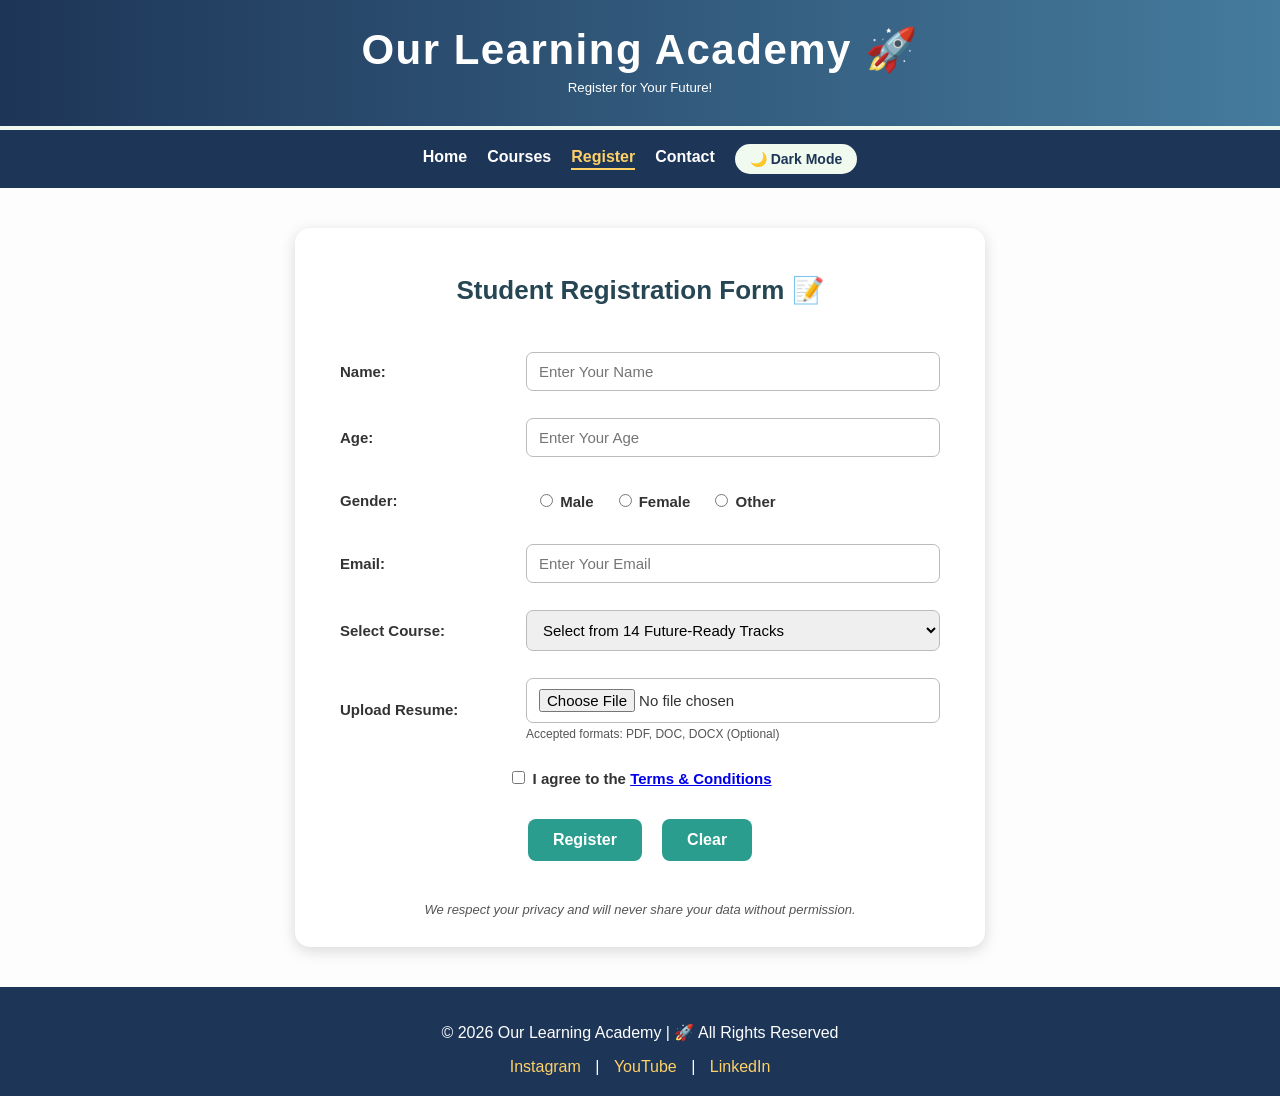
<file: my-simple-webpage-main/register.html>
<!-- PASTE THIS CODE INTO: register.html -->
<!DOCTYPE html>
<html lang="en">
<head>
  <meta charset="UTF-8" />
  <meta name="viewport" content="width=device-width, initial-scale=1.0" />
  <title>Register - Our Learning Academy</title>
  <link rel="stylesheet" href="style.css" />
</head>
<body>
  <header>
    <h1>Our Learning Academy 🚀</h1>
    <h5>Register for Your Future!</h5>
  </header>

  <nav>
    <a href="index.html">Home</a>
    <a href="courses.html">Courses</a>
    <a href="register.html" class="active">Register</a>
    <a href="contact.html">Contact</a>
    <button class="dark-toggle" id="darkToggle" onclick="toggleDarkMode()">🌙 Dark Mode</button>
  </nav>

  <div class="form-container">
    <h1>Student Registration Form 📝</h1>
    <form id="registrationForm" novalidate>
      <table>
        <tr>
          <td><label for="name">Name:</label></td>
          <td>
            <input type="text" id="name" name="name" placeholder="Enter Your Name" required />
            <div class="error-message" id="error-name">Please enter your name.</div>
          </td>
        </tr>
        <tr>
          <td><label for="age">Age:</label></td>
          <td>
            <input type="number" id="age" name="age" placeholder="Enter Your Age" min="1" max="120" required />
            <div class="error-message" id="error-age">Please enter a valid age (1-120).</div>
          </td>
        </tr>
        <tr>
          <td>Gender:</td>
          <td>
            <div class="radio-group" id="gender-group">
              <label><input type="radio" name="gender" value="Male" required /> Male</label>
              <label><input type="radio" name="gender" value="Female" required /> Female</label>
              <label><input type="radio" name="gender" value="Other" required /> Other</label>
            </div>
            <div class="error-message" id="error-gender">Please select your gender.</div>
          </td>
        </tr>
        <tr>
          <td><label for="email">Email:</label></td>
          <td>
            <input type="email" id="email" name="email" placeholder="Enter Your Email" required />
            <div class="error-message" id="error-email">Please enter a valid email.</div>
          </td>
        </tr>
        <tr>
          <td><label for="course">Select Course:</label></td>
          <td>
            <select id="course" name="course" required>
              <option value="" disabled selected>Select from 14 Future-Ready Tracks</option>
              <option value="Data Analytics & Business Intelligence">1. Data Analytics & Business Intelligence</option>
              <option value="Full Stack Web Development">2. Full Stack Web Development</option>
              <option value="AI Engineer (Zero to Production)">3. AI Engineer (Zero to Production)</option>
              <option value="Fullstack with Python">4. Fullstack with Python</option>
              <option value="Java Enterprise Fullstack">5. Java Enterprise Fullstack</option>
              <option value="Data Science & Machine Learning">6. Data Science & Machine Learning</option>
              <option value="Cloud Computing & DevOps">7. Cloud Computing & DevOps</option>
              <option value="Cybersecurity & Ethical Hacking">8. Cybersecurity & Ethical Hacking</option>
              <option value="Data Engineering & Big Data">9. Data Engineering & Big Data</option>
              <option value="Cross-Platform Mobile App Dev">10. Cross-Platform Mobile App Dev</option>
              <option value="DSA, Algorithms & System Design">11. DSA, Algorithms & System Design</option>
              <option value="UI/UX Product Design & Figma">12. UI/UX Product Design & Figma</option>
              <option value="Blockchain & Web3 Engineering">13. Blockchain & Web3 Engineering</option>
              <option value="MLOps & Production AI Deployment">14. MLOps & Production AI Deployment</option>
            </select>
            <div class="error-message" id="error-course">Please select a course.</div>
          </td>
        </tr>
        <tr>
          <td><label for="resume">Upload Resume:</label></td>
          <td>
            <input type="file" id="resume" name="resume" accept=".pdf,.doc,.docx" />
            <small class="file-hint">Accepted formats: PDF, DOC, DOCX (Optional)</small>
          </td>
        </tr>
        <tr>
          <td colspan="2" class="center-cell">
            <label>
              <input type="checkbox" id="terms" name="terms" required /> I agree to the <a href="#">Terms & Conditions</a>
            </label>
            <div class="error-message" id="error-terms">You must agree to the terms to register.</div>
          </td>
        </tr>
        <tr>
          <td colspan="2" class="center-cell">
            <input type="submit" id="submitBtn" value="Register" />
            <input type="reset" value="Clear" />
          </td>
        </tr>
      </table>
    </form>

    <div class="privacy-note">
      We respect your privacy and will never share your data without permission.
    </div>

    <div id="successMsg" class="success-banner">✅ Registration Successful! Your course video roadmap is unlocked below.</div>

    <!-- Saved Registration Summary & Direct Roadmap Launcher -->
    <div id="savedRegistration" class="saved-card" style="display: none;"></div>
  </div>

  <!-- Interactive Video Roadmap Modal (Accessible right after enrolling!) -->
  <div id="roadmapModal" class="modal-overlay" onclick="closeModalOnOutsideClick(event)">
    <div class="modal-content">
      <div class="modal-header">
        <div>
          <h2 id="modalCourseTitle">Course Roadmap</h2>
          <p id="modalCourseSubtitle">Step-by-step curated YouTube learning resources</p>
        </div>
        <button class="modal-close" onclick="closeCourseModal()" aria-label="Close modal">&times;</button>
      </div>

      <div class="modal-body">
        <div class="modal-player-section">
          <div class="video-wrapper modal-video">
            <iframe
              id="roadmapVideoFrame"
              src=""
              title="Course Roadmap Video"
              allow="accelerometer; autoplay; clipboard-write; encrypted-media; gyroscope; picture-in-picture"
              allowfullscreen>
            </iframe>
          </div>
          <div class="now-playing-bar">
            <span id="nowPlayingTitle">Select a module to start watching</span>
            <a id="youtubeExternalLink" href="#" target="_blank" rel="noopener noreferrer" class="yt-external-btn">
              Open in YouTube ↗
            </a>
          </div>
        </div>

        <div class="modal-playlist-section">
          <h3>🗺️ Verified Learning Sequence</h3>
          <div id="roadmapStepsList" class="roadmap-steps"></div>
        </div>
      </div>

      <div class="modal-footer">
        <span class="modal-tip">🎉 Enrolled Student Access: Follow Step 1 → Final Step in order.</span>
        <button class="btn-enroll" onclick="closeCourseModal()">Done Watching</button>
      </div>
    </div>
  </div>

  <footer>
    <p>© 2026 Our Learning Academy | 🚀 All Rights Reserved</p>
    <a href="#">Instagram</a> | <a href="#">YouTube</a> | <a href="#">LinkedIn</a>
  </footer>

  <script src="script.js"></script>
</body>
</html>
</file>
<file: style.css>
/* PASTE THIS CODE INTO: style.css /
/ 🌟 Global Styles */
body {
font-family: 'Segoe UI', sans-serif;
margin: 0;
padding: 0;
background: #fdfdfd;
color: #333;
transition: background 0.3s, color 0.3s;
}

/* Header */
header {
background: linear-gradient(90deg, #1d3557, #457b9d);
color: white;
text-align: center;
padding: 25px 15px;
border-bottom: 4px solid #f1faee;
}
header h1 {
margin: 0;
font-size: clamp(28px, 5vw, 42px);
letter-spacing: 1.5px;
}
header h5 {
margin: 6px 0;
font-weight: 400;
}

/* Navbar */
nav {
display: flex;
justify-content: center;
flex-wrap: wrap;
gap: 20px;
background: #1d3557;
padding: 14px;
align-items: center;
}
nav a {
color: white;
text-decoration: none;
font-weight: bold;
font-size: 16px;
position: relative;
padding-bottom: 4px;
}
nav a::after {
content: '';
width: 0%;
height: 2px;
background: #ffd166;
position: absolute;
bottom: 0;
left: 0;
transition: width 0.3s;
}
nav a:hover::after,
nav a.active::after {
width: 100%;
}
nav a.active {
color: #ffd166;
}

.dark-toggle {
background: #f1faee;
color: #1d3557;
border: none;
padding: 7px 15px;
border-radius: 20px;
cursor: pointer;
font-size: 14px;
font-weight: 600;
transition: background 0.3s;
}
.dark-toggle:hover {
background: #ddd;
}

/* Sections */
section {
padding: 45px 20px;
text-align: center;
}
section h2 {
font-size: 28px;
margin-bottom: 16px;
}
.section-intro {
max-width: 760px;
margin: 0 auto 24px;
line-height: 1.6;
}

/* Hero Section (index.html) */
.hero-section {
padding: 40px 20px;
}
.hero-card {
max-width: 840px;
margin: 0 auto;
background: white;
padding: 35px 30px;
border-radius: 16px;
box-shadow: 0 6px 22px rgba(0, 0, 0, 0.1);
border-top: 5px solid #457b9d;
}
.hero-card h2 {
margin-top: 14px;
font-size: clamp(24px, 4vw, 32px);
color: #1d3557;
}
.hero-actions {
display: flex;
justify-content: center;
flex-wrap: wrap;
gap: 14px;
margin-top: 22px;
}
.hero-btn {
width: auto !important;
padding: 12px 24px !important;
font-size: 15px !important;
text-decoration: none;
}

/* Responsive Video Wrapper */
.video-wrapper {
position: relative;
width: 100%;
max-width: 640px;
margin: 0 auto;
aspect-ratio: 16 / 9;
border-radius: 12px;
overflow: hidden;
box-shadow: 0 4px 15px rgba(0, 0, 0, 0.2);
background: #000;
}
.video-wrapper iframe {
width: 100%;
height: 100%;
border: 0;
}

/* Overview Table Section */
.tech-section {
background: #f1f1f1;
padding: 40px 20px;
transition: background 0.3s;
}
.table-wrapper {
overflow-x: auto;
}
.tech-section table {
margin: auto;
border-collapse: collapse;
width: 100%;
max-width: 820px;
}
.tech-section th,
.tech-section td {
border: 1px solid #ccc;
padding: 14px;
text-align: center;
line-height: 1.5;
}
.tech-section th {
background: #457b9d;
color: white;
}

/* Category Filter Bar */
.filter-bar {
display: flex;
justify-content: center;
flex-wrap: wrap;
gap: 10px;
margin-bottom: 30px;
}
.filter-btn {
background: #e9ecef;
color: #1d3557;
border: 1px solid #ced4da;
padding: 8px 18px;
border-radius: 25px;
font-size: 14px;
font-weight: 600;
cursor: pointer;
transition: all 0.25s;
}
.filter-btn:hover {
background: #d0ebff;
}
.filter-btn.active {
background: #1d3557;
color: white;
border-color: #1d3557;
}

/* Courses Cards */
.courses {
display: flex;
justify-content: center;
flex-wrap: wrap;
gap: 24px;
max-width: 1280px;
margin: 0 auto;
}
.course-card {
background: white;
border-radius: 14px;
padding: 24px;
width: 280px;
display: flex;
flex-direction: column;
justify-content: space-between;
text-align: left;
box-shadow: 0 4px 15px rgba(0, 0, 0, 0.12);
transition: transform 0.3s, box-shadow 0.3s;
}
.course-card:hover {
transform: translateY(-6px);
box-shadow: 0 8px 24px rgba(0, 0, 0, 0.2);
}
.course-badge {
display: inline-block;
background: #e0fbfc;
color: #1d3557;
font-size: 12px;
font-weight: 700;
padding: 4px 10px;
border-radius: 12px;
margin-bottom: 10px;
}
.course-badge.badge-hot {
background: #ffd166;
color: #1d3557;
}
.course-card h3 {
color: #1d3557;
margin: 4px 0 10px;
font-size: 19px;
}
.course-card p {
font-size: 14px;
line-height: 1.5;
color: #555;
margin: 0 0 18px;
}
.card-actions {
display: flex;
flex-direction: column;
gap: 8px;
}
.btn-roadmap {
display: inline-block;
width: 100%;
padding: 10px 14px;
background: #2a9d8f;
color: white;
border: none;
border-radius: 8px;
font-weight: 600;
font-size: 14px;
text-align: center;
cursor: pointer;
box-sizing: border-box;
text-decoration: none;
transition: background 0.3s;
}
.btn-roadmap:hover {
background: #21867a;
}
.btn-enroll {
display: inline-block;
width: 100%;
padding: 10px 14px;
background: #457b9d;
color: white;
border: none;
text-decoration: none;
border-radius: 8px;
font-weight: 600;
font-size: 14px;
text-align: center;
cursor: pointer;
box-sizing: border-box;
transition: background 0.3s;
}
.btn-enroll:hover {
background: #1d3557;
}

/* =========================================
📺 Video Roadmap Modal
========================================= */
.modal-overlay {
display: none;
position: fixed;
inset: 0;
background: rgba(0, 0, 0, 0.75);
z-index: 1000;
justify-content: center;
align-items: center;
padding: 16px;
overflow-y: auto;
}
.modal-overlay.open {
display: flex;
}
.modal-content {
background: white;
color: #333;
width: 100%;
max-width: 1050px;
border-radius: 16px;
overflow: hidden;
box-shadow: 0 12px 40px rgba(0, 0, 0, 0.4);
animation: fadeIn 0.25s ease-out;
max-height: 92vh;
display: flex;
flex-direction: column;
}
.modal-header {
background: #1d3557;
color: white;
padding: 18px 24px;
display: flex;
justify-content: space-between;
align-items: center;
gap: 15px;
}
.modal-header h2 {
margin: 0;
font-size: 22px;
text-align: left;
}
.modal-header p {
margin: 4px 0 0;
font-size: 13px;
color: #a8dadc;
text-align: left;
}
.modal-close {
background: rgba(255, 255, 255, 0.15);
color: white;
border: none;
font-size: 26px;
line-height: 1;
width: 38px;
height: 38px;
border-radius: 50%;
cursor: pointer;
flex-shrink: 0;
transition: background 0.2s;
}
.modal-close:hover {
background: rgba(255, 255, 255, 0.3);
}
.modal-body {
display: grid;
grid-template-columns: 1.45fr 1fr;
gap: 20px;
padding: 20px 24px;
overflow-y: auto;
}
.modal-video {
max-width: 100%;
}
.now-playing-bar {
display: flex;
justify-content: space-between;
align-items: center;
gap: 10px;
margin-top: 12px;
padding: 10px 14px;
background: #f1faee;
border-radius: 8px;
font-size: 14px;
font-weight: 600;
color: #1d3557;
text-align: left;
}
.yt-external-btn {
background: #e63946;
color: white;
text-decoration: none;
padding: 6px 12px;
border-radius: 6px;
font-size: 12px;
white-space: nowrap;
flex-shrink: 0;
}
.yt-external-btn:hover {
background: #c1121f;
}
.modal-playlist-section {
text-align: left;
display: flex;
flex-direction: column;
}
.modal-playlist-section h3 {
margin: 0 0 12px;
font-size: 17px;
color: #1d3557;
}
.roadmap-steps {
display: flex;
flex-direction: column;
gap: 8px;
max-height: 340px;
overflow-y: auto;
padding-right: 4px;
}
.roadmap-step-btn {
display: flex;
align-items: flex-start;
gap: 10px;
width: 100%;
text-align: left;
background: #f8f9fa;
border: 1px solid #dee2e6;
border-radius: 10px;
padding: 10px 12px;
cursor: pointer;
transition: all 0.2s;
}
.roadmap-step-btn:hover {
border-color: #457b9d;
background: #eef6fb;
}
.roadmap-step-btn.active {
background: #1d3557;
color: white;
border-color: #1d3557;
}
.step-number {
background: #457b9d;
color: white;
font-size: 11px;
font-weight: 700;
padding: 3px 8px;
border-radius: 6px;
white-space: nowrap;
margin-top: 2px;
}
.roadmap-step-btn.active .step-number {
background: #ffd166;
color: #1d3557;
}
.step-info strong {
display: block;
font-size: 14px;
line-height: 1.35;
}
.step-info span {
display: block;
font-size: 12px;
opacity: 0.8;
margin-top: 2px;
}
.modal-footer {
padding: 14px 24px;
background: #f8f9fa;
border-top: 1px solid #e9ecef;
display: flex;
justify-content: space-between;
align-items: center;
flex-wrap: wrap;
gap: 10px;
}
.modal-footer .btn-enroll {
width: auto;
padding: 10px 20px;
}
.modal-tip {
font-size: 13px;
color: #555;
}

@media (max-width: 820px) {
.modal-body {
grid-template-columns: 1fr;
}
.roadmap-steps {
max-height: 220px;
}
}

/* Contact Form */
.contact-form {
max-width: 600px;
margin: auto;
background: white;
padding: 30px;
border-radius: 12px;
box-shadow: 0 4px 12px rgba(0, 0, 0, 0.15);
transition: background 0.3s, color 0.3s;
}
.contact-form input,
.contact-form select,
.contact-form textarea {
width: 100%;
padding: 12px;
margin: 10px 0;
border-radius: 6px;
border: 1px solid #ccc;
font-size: 15px;
font-family: inherit;
resize: vertical;
box-sizing: border-box;
}
.contact-form button {
background: #457b9d;
color: white;
border: none;
padding: 12px 24px;
border-radius: 6px;
cursor: pointer;
font-size: 16px;
font-weight: 600;
transition: background 0.3s;
}
.contact-form button:hover {
background: #1d3557;
}

/* Registration Form Container */
.form-container {
max-width: 620px;
margin: 40px auto;
background: white;
padding: 30px 35px;
border-radius: 15px;
box-shadow: 0 4px 15px rgba(0, 0, 0, 0.15);
transition: background 0.3s, color 0.3s;
}
.form-container h1 {
color: #264653;
margin-bottom: 25px;
text-align: center;
font-weight: 600;
font-size: 26px;
}
.form-container table {
width: 100%;
border-collapse: separate;
border-spacing: 0 15px;
}
.form-container td {
padding: 6px 10px;
vertical-align: middle;
font-weight: 600;
font-size: 15px;
color: #333;
}
.form-container td:nth-child(2) {
width: 70%;
}
.center-cell {
text-align: center;
padding-top: 15px;
}
.radio-group {
display: flex;
gap: 20px;
padding: 6px 8px;
border-radius: 7px;
border: 1px solid transparent;
}
.radio-group.error {
border-color: #d93025;
background-color: #fbe9e7;
}

/* Inputs, Select, File */
.form-container input[type="text"],
.form-container input[type="number"],
.form-container input[type="email"],
.form-container select,
.form-container input[type="file"] {
width: 100%;
padding: 10px 12px;
font-size: 15px;
border-radius: 7px;
border: 1px solid #bbb;
box-sizing: border-box;
transition: border-color 0.3s;
font-family: inherit;
}
.form-container input:focus,
.form-container select:focus {
border-color: #457b9d;
outline: none;
}
.file-hint {
display: block;
font-size: 12px;
color: #555;
margin-top: 4px;
font-weight: 400;
}

/* Validation & Feedback */
.error-message {
color: #d93025;
font-size: 13px;
margin-top: 5px;
font-weight: 500;
display: none;
}
input.error,
select.error {
border-color: #d93025 !important;
background-color: #fbe9e7 !important;
}
.privacy-note {
font-size: 13px;
color: #555;
margin-top: 15px;
font-style: italic;
text-align: center;
}
.success-banner {
display: none;
margin-top: 20px;
padding: 14px;
background-color: #d4edda;
color: #155724;
border: 1px solid #c3e6cb;
border-radius: 8px;
font-weight: bold;
text-align: center;
animation: fadeIn 0.4s ease-in-out;
}
.saved-card {
margin-top: 20px;
padding: 16px;
border-radius: 10px;
background: #f1faee;
border-left: 4px solid #2a9d8f;
font-size: 14px;
line-height: 1.7;
text-align: left;
}
.saved-card .btn-roadmap {
margin-top: 10px;
width: auto;
padding: 8px 16px;
}

@keyframes fadeIn {
from { opacity: 0; }
to { opacity: 1; }
}

/* Buttons */
.form-container input[type="submit"],
.form-container input[type="reset"] {
background: #2a9d8f;
color: white;
border: none;
padding: 12px 25px;
font-size: 16px;
font-weight: 600;
cursor: pointer;
border-radius: 8px;
margin: 5px 8px;
transition: background 0.3s;
}
.form-container input[type="submit"]:hover,
.form-container input[type="reset"]:hover {
background: #1d6f6a;
}
input[disabled] {
background: #999 !important;
cursor: not-allowed;
}

/* Footer */
footer {
background: #1d3557;
color: white;
text-align: center;
padding: 20px;
margin-top: 40px;
}
footer a {
color: #ffd166;
margin: 0 10px;
text-decoration: none;
}
footer a:hover {
text-decoration: underline;
}

/* Responsive Form Layout */
@media (max-width: 600px) {
.form-container {
margin: 20px 15px;
padding: 20px;
}
.form-container table,
.form-container tr,
.form-container td {
display: block;
width: 100% !important;
}
.form-container tr {
margin-bottom: 12px;
}
.form-container td {
padding: 0;
}
.form-container td label {
display: block;
margin-bottom: 6px;
}
}

/* 🌙 Dark Mode */
body.dark-mode {
background: #121212;
color: #f0f0f0;
}
body.dark-mode header {
background: linear-gradient(90deg, #0d1b2a, #1d3557);
border-bottom: 4px solid #333;
}
body.dark-mode nav {
background: #0d1b2a;
}
body.dark-mode .dark-toggle {
background: #333;
color: white;
}
body.dark-mode .hero-card {
background: #1e1e1e;
border-top-color: #90e0ef;
}
body.dark-mode .hero-card h2 {
color: #90e0ef;
}
body.dark-mode .filter-btn {
background: #252525;
color: #e0e0e0;
border-color: #444;
}
body.dark-mode .filter-btn.active {
background: #457b9d;
color: white;
border-color: #457b9d;
}
body.dark-mode .course-card {
background: #1e1e1e;
border: 1px solid #444;
}
body.dark-mode .course-card h3 {
color: #90e0ef;
}
body.dark-mode .course-card p {
color: #ccc;
}
body.dark-mode .tech-section {
background: #1e1e1e;
}
body.dark-mode .tech-section td {
border-color: #444;
}
body.dark-mode .modal-content {
background: #1e1e1e;
color: #f0f0f0;
}
body.dark-mode .now-playing-bar {
background: #252525;
color: #90e0ef;
}
body.dark-mode .modal-playlist-section h3 {
color: #90e0ef;
}
body.dark-mode .roadmap-step-btn {
background: #262626;
border-color: #444;
color: #f0f0f0;
}
body.dark-mode .roadmap-step-btn:hover {
background: #303841;
}
body.dark-mode .roadmap-step-btn.active {
background: #457b9d;
border-color: #457b9d;
}
body.dark-mode .modal-footer {
background: #181818;
border-top-color: #333;
}
body.dark-mode .modal-tip {
color: #bbb;
}
body.dark-mode .contact-form,
body.dark-mode .form-container {
background: #1e1e1e;
border: 1px solid #444;
color: #f0f0f0;
}
body.dark-mode .form-container h1 {
color: #90e0ef;
}
body.dark-mode .form-container td {
color: #ddd;
}
body.dark-mode .form-container input[type="text"],
body.dark-mode .form-container input[type="number"],
body.dark-mode .form-container input[type="email"],
body.dark-mode .form-container select,
body.dark-mode .form-container input[type="file"],
body.dark-mode .contact-form input,
body.dark-mode .contact-form select,
body.dark-mode .contact-form textarea {
background: #2c2c2c;
border: 1px solid #555;
color: #f0f0f0;
}
body.dark-mode .file-hint,
body.dark-mode .privacy-note {
color: #aaa;
}
body.dark-mode .form-container a {
color: #ffd166;
}
body.dark-mode .saved-card {
background: #1b2d2a;
color: #e0f2f1;
}
body.dark-mode footer {
background: #0d1b2a;
}
</file>
<file: my-simple-webpage-main/style.css>
/* PASTE THIS CODE INTO: style.css /
/ 🌟 Global Styles */
body {
font-family: 'Segoe UI', sans-serif;
margin: 0;
padding: 0;
background: #fdfdfd;
color: #333;
transition: background 0.3s, color 0.3s;
}

/* Header */
header {
background: linear-gradient(90deg, #1d3557, #457b9d);
color: white;
text-align: center;
padding: 25px 15px;
border-bottom: 4px solid #f1faee;
}
header h1 {
margin: 0;
font-size: clamp(28px, 5vw, 42px);
letter-spacing: 1.5px;
}
header h5 {
margin: 6px 0;
font-weight: 400;
}

/* Navbar */
nav {
display: flex;
justify-content: center;
flex-wrap: wrap;
gap: 20px;
background: #1d3557;
padding: 14px;
align-items: center;
}
nav a {
color: white;
text-decoration: none;
font-weight: bold;
font-size: 16px;
position: relative;
padding-bottom: 4px;
}
nav a::after {
content: '';
width: 0%;
height: 2px;
background: #ffd166;
position: absolute;
bottom: 0;
left: 0;
transition: width 0.3s;
}
nav a:hover::after,
nav a.active::after {
width: 100%;
}
nav a.active {
color: #ffd166;
}

.dark-toggle {
background: #f1faee;
color: #1d3557;
border: none;
padding: 7px 15px;
border-radius: 20px;
cursor: pointer;
font-size: 14px;
font-weight: 600;
transition: background 0.3s;
}
.dark-toggle:hover {
background: #ddd;
}

/* Sections */
section {
padding: 45px 20px;
text-align: center;
}
section h2 {
font-size: 28px;
margin-bottom: 16px;
}
.section-intro {
max-width: 760px;
margin: 0 auto 24px;
line-height: 1.6;
}

/* Hero Section (index.html) */
.hero-section {
padding: 40px 20px;
}
.hero-card {
max-width: 840px;
margin: 0 auto;
background: white;
padding: 35px 30px;
border-radius: 16px;
box-shadow: 0 6px 22px rgba(0, 0, 0, 0.1);
border-top: 5px solid #457b9d;
}
.hero-card h2 {
margin-top: 14px;
font-size: clamp(24px, 4vw, 32px);
color: #1d3557;
}
.hero-actions {
display: flex;
justify-content: center;
flex-wrap: wrap;
gap: 14px;
margin-top: 22px;
}
.hero-btn {
width: auto !important;
padding: 12px 24px !important;
font-size: 15px !important;
text-decoration: none;
}

/* Responsive Video Wrapper */
.video-wrapper {
position: relative;
width: 100%;
max-width: 640px;
margin: 0 auto;
aspect-ratio: 16 / 9;
border-radius: 12px;
overflow: hidden;
box-shadow: 0 4px 15px rgba(0, 0, 0, 0.2);
background: #000;
}
.video-wrapper iframe {
width: 100%;
height: 100%;
border: 0;
}

/* Overview Table Section */
.tech-section {
background: #f1f1f1;
padding: 40px 20px;
transition: background 0.3s;
}
.table-wrapper {
overflow-x: auto;
}
.tech-section table {
margin: auto;
border-collapse: collapse;
width: 100%;
max-width: 820px;
}
.tech-section th,
.tech-section td {
border: 1px solid #ccc;
padding: 14px;
text-align: center;
line-height: 1.5;
}
.tech-section th {
background: #457b9d;
color: white;
}

/* Category Filter Bar */
.filter-bar {
display: flex;
justify-content: center;
flex-wrap: wrap;
gap: 10px;
margin-bottom: 30px;
}
.filter-btn {
background: #e9ecef;
color: #1d3557;
border: 1px solid #ced4da;
padding: 8px 18px;
border-radius: 25px;
font-size: 14px;
font-weight: 600;
cursor: pointer;
transition: all 0.25s;
}
.filter-btn:hover {
background: #d0ebff;
}
.filter-btn.active {
background: #1d3557;
color: white;
border-color: #1d3557;
}

/* Courses Cards */
.courses {
display: flex;
justify-content: center;
flex-wrap: wrap;
gap: 24px;
max-width: 1280px;
margin: 0 auto;
}
.course-card {
background: white;
border-radius: 14px;
padding: 24px;
width: 280px;
display: flex;
flex-direction: column;
justify-content: space-between;
text-align: left;
box-shadow: 0 4px 15px rgba(0, 0, 0, 0.12);
transition: transform 0.3s, box-shadow 0.3s;
}
.course-card:hover {
transform: translateY(-6px);
box-shadow: 0 8px 24px rgba(0, 0, 0, 0.2);
}
.course-badge {
display: inline-block;
background: #e0fbfc;
color: #1d3557;
font-size: 12px;
font-weight: 700;
padding: 4px 10px;
border-radius: 12px;
margin-bottom: 10px;
}
.course-badge.badge-hot {
background: #ffd166;
color: #1d3557;
}
.course-card h3 {
color: #1d3557;
margin: 4px 0 10px;
font-size: 19px;
}
.course-card p {
font-size: 14px;
line-height: 1.5;
color: #555;
margin: 0 0 18px;
}
.card-actions {
display: flex;
flex-direction: column;
gap: 8px;
}
.btn-roadmap {
display: inline-block;
width: 100%;
padding: 10px 14px;
background: #2a9d8f;
color: white;
border: none;
border-radius: 8px;
font-weight: 600;
font-size: 14px;
text-align: center;
cursor: pointer;
box-sizing: border-box;
text-decoration: none;
transition: background 0.3s;
}
.btn-roadmap:hover {
background: #21867a;
}
.btn-enroll {
display: inline-block;
width: 100%;
padding: 10px 14px;
background: #457b9d;
color: white;
border: none;
text-decoration: none;
border-radius: 8px;
font-weight: 600;
font-size: 14px;
text-align: center;
cursor: pointer;
box-sizing: border-box;
transition: background 0.3s;
}
.btn-enroll:hover {
background: #1d3557;
}

/* =========================================
📺 Video Roadmap Modal
========================================= */
.modal-overlay {
display: none;
position: fixed;
inset: 0;
background: rgba(0, 0, 0, 0.75);
z-index: 1000;
justify-content: center;
align-items: center;
padding: 16px;
overflow-y: auto;
}
.modal-overlay.open {
display: flex;
}
.modal-content {
background: white;
color: #333;
width: 100%;
max-width: 1050px;
border-radius: 16px;
overflow: hidden;
box-shadow: 0 12px 40px rgba(0, 0, 0, 0.4);
animation: fadeIn 0.25s ease-out;
max-height: 92vh;
display: flex;
flex-direction: column;
}
.modal-header {
background: #1d3557;
color: white;
padding: 18px 24px;
display: flex;
justify-content: space-between;
align-items: center;
gap: 15px;
}
.modal-header h2 {
margin: 0;
font-size: 22px;
text-align: left;
}
.modal-header p {
margin: 4px 0 0;
font-size: 13px;
color: #a8dadc;
text-align: left;
}
.modal-close {
background: rgba(255, 255, 255, 0.15);
color: white;
border: none;
font-size: 26px;
line-height: 1;
width: 38px;
height: 38px;
border-radius: 50%;
cursor: pointer;
flex-shrink: 0;
transition: background 0.2s;
}
.modal-close:hover {
background: rgba(255, 255, 255, 0.3);
}
.modal-body {
display: grid;
grid-template-columns: 1.45fr 1fr;
gap: 20px;
padding: 20px 24px;
overflow-y: auto;
}
.modal-video {
max-width: 100%;
}
.now-playing-bar {
display: flex;
justify-content: space-between;
align-items: center;
gap: 10px;
margin-top: 12px;
padding: 10px 14px;
background: #f1faee;
border-radius: 8px;
font-size: 14px;
font-weight: 600;
color: #1d3557;
text-align: left;
}
.yt-external-btn {
background: #e63946;
color: white;
text-decoration: none;
padding: 6px 12px;
border-radius: 6px;
font-size: 12px;
white-space: nowrap;
flex-shrink: 0;
}
.yt-external-btn:hover {
background: #c1121f;
}
.modal-playlist-section {
text-align: left;
display: flex;
flex-direction: column;
}
.modal-playlist-section h3 {
margin: 0 0 12px;
font-size: 17px;
color: #1d3557;
}
.roadmap-steps {
display: flex;
flex-direction: column;
gap: 8px;
max-height: 340px;
overflow-y: auto;
padding-right: 4px;
}
.roadmap-step-btn {
display: flex;
align-items: flex-start;
gap: 10px;
width: 100%;
text-align: left;
background: #f8f9fa;
border: 1px solid #dee2e6;
border-radius: 10px;
padding: 10px 12px;
cursor: pointer;
transition: all 0.2s;
}
.roadmap-step-btn:hover {
border-color: #457b9d;
background: #eef6fb;
}
.roadmap-step-btn.active {
background: #1d3557;
color: white;
border-color: #1d3557;
}
.step-number {
background: #457b9d;
color: white;
font-size: 11px;
font-weight: 700;
padding: 3px 8px;
border-radius: 6px;
white-space: nowrap;
margin-top: 2px;
}
.roadmap-step-btn.active .step-number {
background: #ffd166;
color: #1d3557;
}
.step-info strong {
display: block;
font-size: 14px;
line-height: 1.35;
}
.step-info span {
display: block;
font-size: 12px;
opacity: 0.8;
margin-top: 2px;
}
.modal-footer {
padding: 14px 24px;
background: #f8f9fa;
border-top: 1px solid #e9ecef;
display: flex;
justify-content: space-between;
align-items: center;
flex-wrap: wrap;
gap: 10px;
}
.modal-footer .btn-enroll {
width: auto;
padding: 10px 20px;
}
.modal-tip {
font-size: 13px;
color: #555;
}

@media (max-width: 820px) {
.modal-body {
grid-template-columns: 1fr;
}
.roadmap-steps {
max-height: 220px;
}
}

/* Contact Form */
.contact-form {
max-width: 600px;
margin: auto;
background: white;
padding: 30px;
border-radius: 12px;
box-shadow: 0 4px 12px rgba(0, 0, 0, 0.15);
transition: background 0.3s, color 0.3s;
}
.contact-form input,
.contact-form select,
.contact-form textarea {
width: 100%;
padding: 12px;
margin: 10px 0;
border-radius: 6px;
border: 1px solid #ccc;
font-size: 15px;
font-family: inherit;
resize: vertical;
box-sizing: border-box;
}
.contact-form button {
background: #457b9d;
color: white;
border: none;
padding: 12px 24px;
border-radius: 6px;
cursor: pointer;
font-size: 16px;
font-weight: 600;
transition: background 0.3s;
}
.contact-form button:hover {
background: #1d3557;
}

/* Registration Form Container */
.form-container {
max-width: 620px;
margin: 40px auto;
background: white;
padding: 30px 35px;
border-radius: 15px;
box-shadow: 0 4px 15px rgba(0, 0, 0, 0.15);
transition: background 0.3s, color 0.3s;
}
.form-container h1 {
color: #264653;
margin-bottom: 25px;
text-align: center;
font-weight: 600;
font-size: 26px;
}
.form-container table {
width: 100%;
border-collapse: separate;
border-spacing: 0 15px;
}
.form-container td {
padding: 6px 10px;
vertical-align: middle;
font-weight: 600;
font-size: 15px;
color: #333;
}
.form-container td:nth-child(2) {
width: 70%;
}
.center-cell {
text-align: center;
padding-top: 15px;
}
.radio-group {
display: flex;
gap: 20px;
padding: 6px 8px;
border-radius: 7px;
border: 1px solid transparent;
}
.radio-group.error {
border-color: #d93025;
background-color: #fbe9e7;
}

/* Inputs, Select, File */
.form-container input[type="text"],
.form-container input[type="number"],
.form-container input[type="email"],
.form-container select,
.form-container input[type="file"] {
width: 100%;
padding: 10px 12px;
font-size: 15px;
border-radius: 7px;
border: 1px solid #bbb;
box-sizing: border-box;
transition: border-color 0.3s;
font-family: inherit;
}
.form-container input:focus,
.form-container select:focus {
border-color: #457b9d;
outline: none;
}
.file-hint {
display: block;
font-size: 12px;
color: #555;
margin-top: 4px;
font-weight: 400;
}

/* Validation & Feedback */
.error-message {
color: #d93025;
font-size: 13px;
margin-top: 5px;
font-weight: 500;
display: none;
}
input.error,
select.error {
border-color: #d93025 !important;
background-color: #fbe9e7 !important;
}
.privacy-note {
font-size: 13px;
color: #555;
margin-top: 15px;
font-style: italic;
text-align: center;
}
.success-banner {
display: none;
margin-top: 20px;
padding: 14px;
background-color: #d4edda;
color: #155724;
border: 1px solid #c3e6cb;
border-radius: 8px;
font-weight: bold;
text-align: center;
animation: fadeIn 0.4s ease-in-out;
}
.saved-card {
margin-top: 20px;
padding: 16px;
border-radius: 10px;
background: #f1faee;
border-left: 4px solid #2a9d8f;
font-size: 14px;
line-height: 1.7;
text-align: left;
}
.saved-card .btn-roadmap {
margin-top: 10px;
width: auto;
padding: 8px 16px;
}

@keyframes fadeIn {
from { opacity: 0; }
to { opacity: 1; }
}

/* Buttons */
.form-container input[type="submit"],
.form-container input[type="reset"] {
background: #2a9d8f;
color: white;
border: none;
padding: 12px 25px;
font-size: 16px;
font-weight: 600;
cursor: pointer;
border-radius: 8px;
margin: 5px 8px;
transition: background 0.3s;
}
.form-container input[type="submit"]:hover,
.form-container input[type="reset"]:hover {
background: #1d6f6a;
}
input[disabled] {
background: #999 !important;
cursor: not-allowed;
}

/* Footer */
footer {
background: #1d3557;
color: white;
text-align: center;
padding: 20px;
margin-top: 40px;
}
footer a {
color: #ffd166;
margin: 0 10px;
text-decoration: none;
}
footer a:hover {
text-decoration: underline;
}

/* Responsive Form Layout */
@media (max-width: 600px) {
.form-container {
margin: 20px 15px;
padding: 20px;
}
.form-container table,
.form-container tr,
.form-container td {
display: block;
width: 100% !important;
}
.form-container tr {
margin-bottom: 12px;
}
.form-container td {
padding: 0;
}
.form-container td label {
display: block;
margin-bottom: 6px;
}
}

/* 🌙 Dark Mode */
body.dark-mode {
background: #121212;
color: #f0f0f0;
}
body.dark-mode header {
background: linear-gradient(90deg, #0d1b2a, #1d3557);
border-bottom: 4px solid #333;
}
body.dark-mode nav {
background: #0d1b2a;
}
body.dark-mode .dark-toggle {
background: #333;
color: white;
}
body.dark-mode .hero-card {
background: #1e1e1e;
border-top-color: #90e0ef;
}
body.dark-mode .hero-card h2 {
color: #90e0ef;
}
body.dark-mode .filter-btn {
background: #252525;
color: #e0e0e0;
border-color: #444;
}
body.dark-mode .filter-btn.active {
background: #457b9d;
color: white;
border-color: #457b9d;
}
body.dark-mode .course-card {
background: #1e1e1e;
border: 1px solid #444;
}
body.dark-mode .course-card h3 {
color: #90e0ef;
}
body.dark-mode .course-card p {
color: #ccc;
}
body.dark-mode .tech-section {
background: #1e1e1e;
}
body.dark-mode .tech-section td {
border-color: #444;
}
body.dark-mode .modal-content {
background: #1e1e1e;
color: #f0f0f0;
}
body.dark-mode .now-playing-bar {
background: #252525;
color: #90e0ef;
}
body.dark-mode .modal-playlist-section h3 {
color: #90e0ef;
}
body.dark-mode .roadmap-step-btn {
background: #262626;
border-color: #444;
color: #f0f0f0;
}
body.dark-mode .roadmap-step-btn:hover {
background: #303841;
}
body.dark-mode .roadmap-step-btn.active {
background: #457b9d;
border-color: #457b9d;
}
body.dark-mode .modal-footer {
background: #181818;
border-top-color: #333;
}
body.dark-mode .modal-tip {
color: #bbb;
}
body.dark-mode .contact-form,
body.dark-mode .form-container {
background: #1e1e1e;
border: 1px solid #444;
color: #f0f0f0;
}
body.dark-mode .form-container h1 {
color: #90e0ef;
}
body.dark-mode .form-container td {
color: #ddd;
}
body.dark-mode .form-container input[type="text"],
body.dark-mode .form-container input[type="number"],
body.dark-mode .form-container input[type="email"],
body.dark-mode .form-container select,
body.dark-mode .form-container input[type="file"],
body.dark-mode .contact-form input,
body.dark-mode .contact-form select,
body.dark-mode .contact-form textarea {
background: #2c2c2c;
border: 1px solid #555;
color: #f0f0f0;
}
body.dark-mode .file-hint,
body.dark-mode .privacy-note {
color: #aaa;
}
body.dark-mode .form-container a {
color: #ffd166;
}
body.dark-mode .saved-card {
background: #1b2d2a;
color: #e0f2f1;
}
body.dark-mode footer {
background: #0d1b2a;
}
</file>
